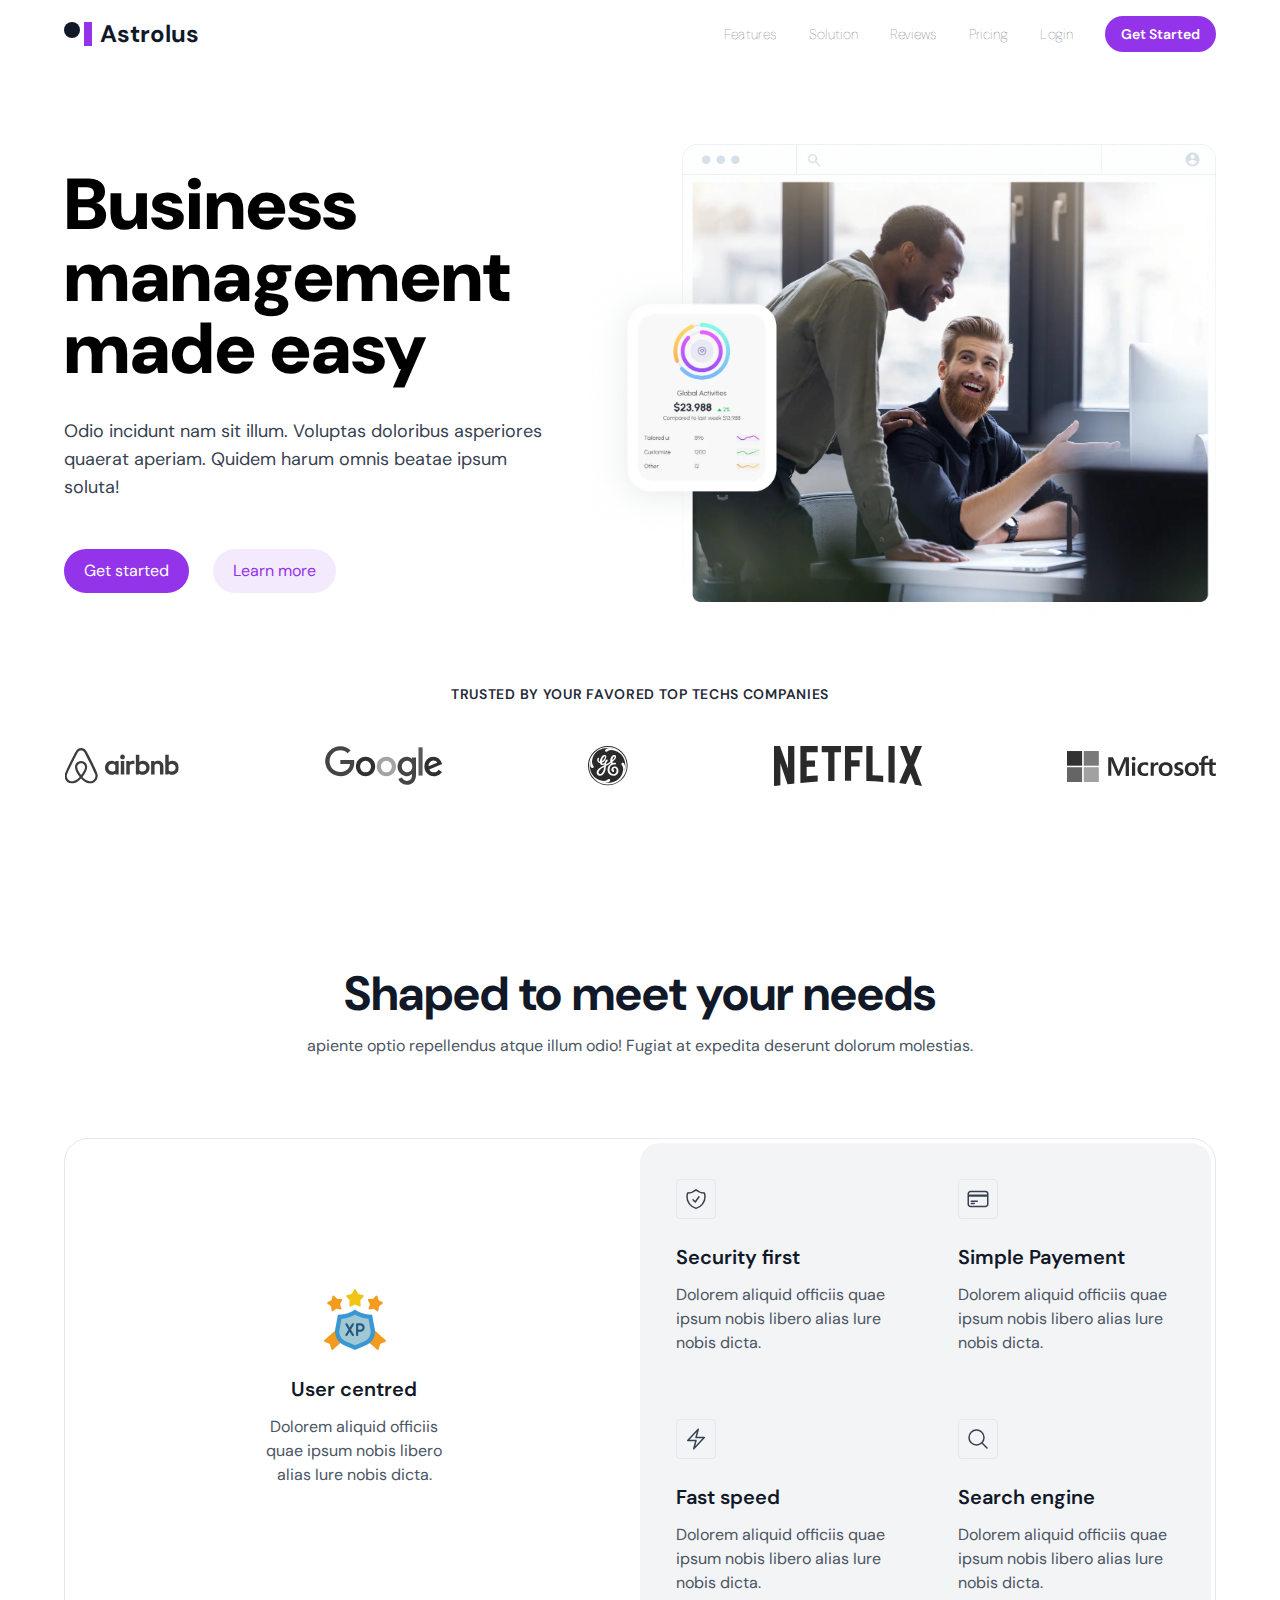
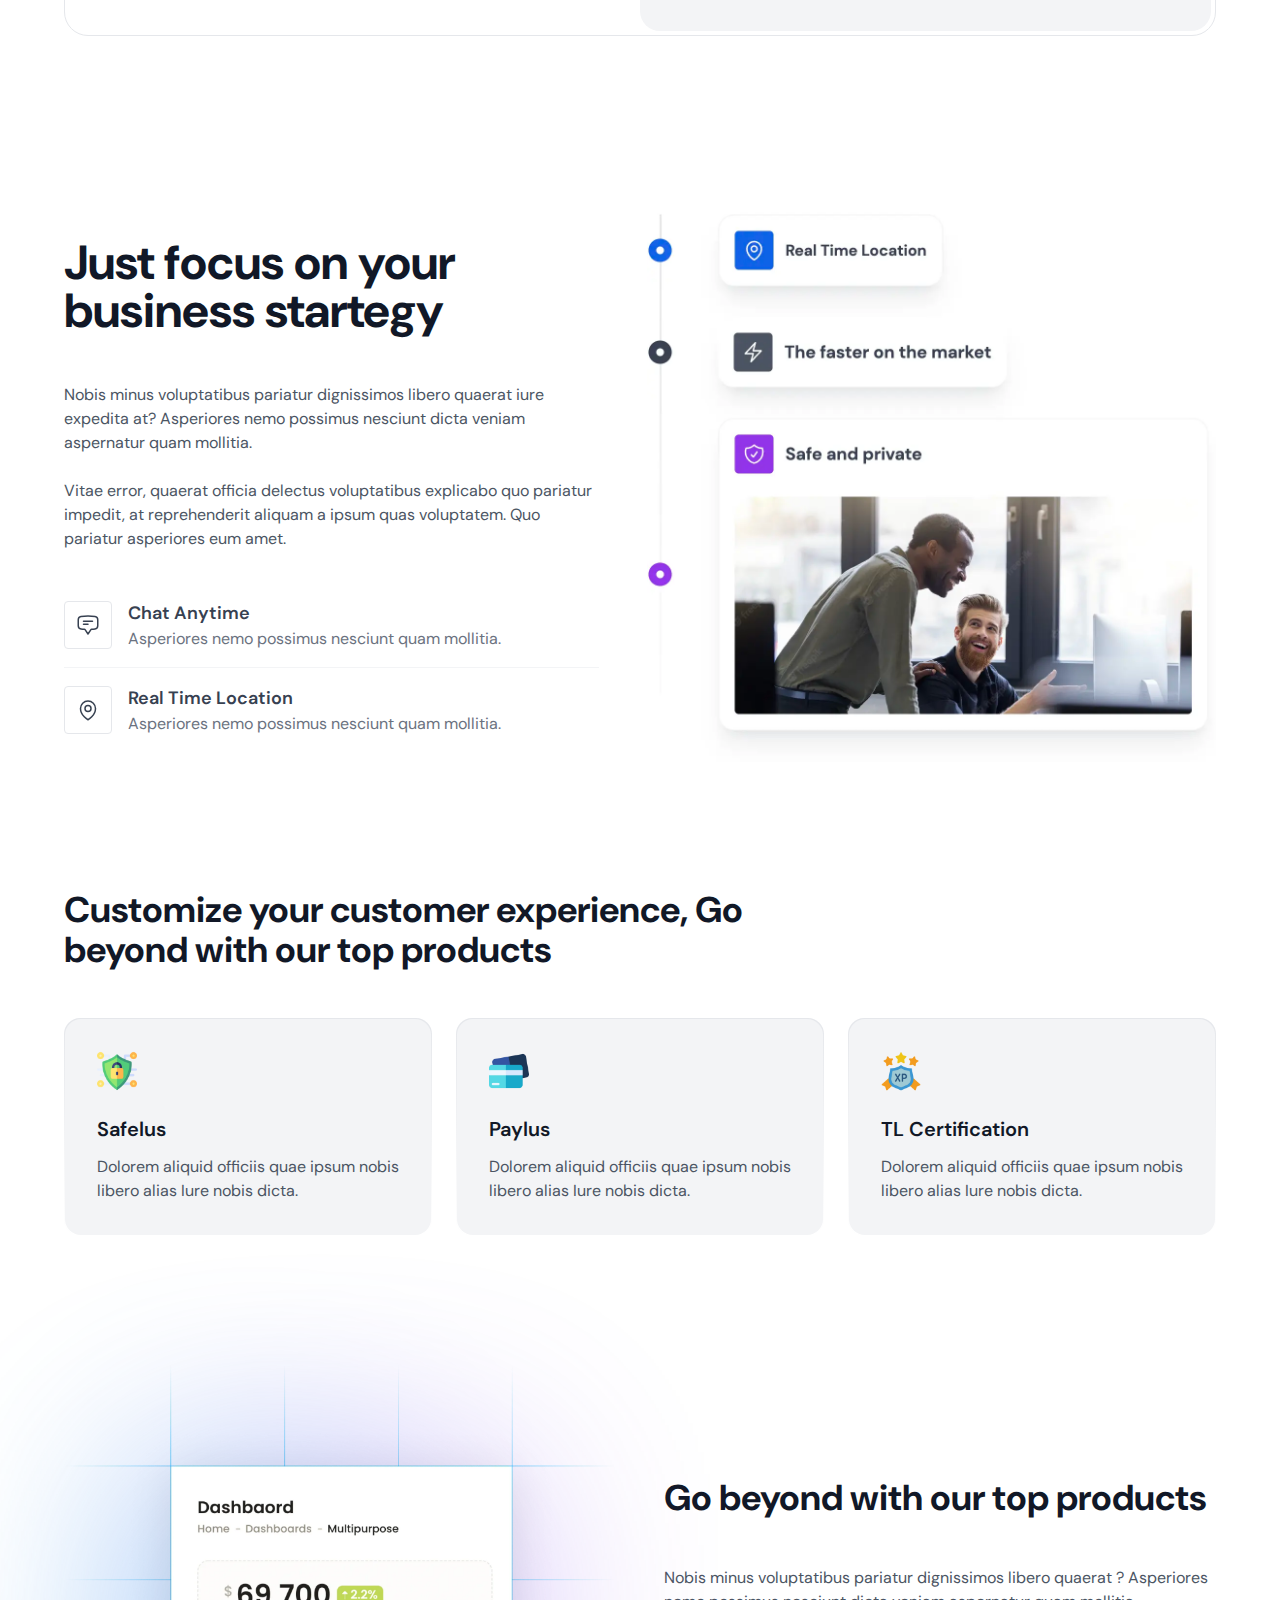
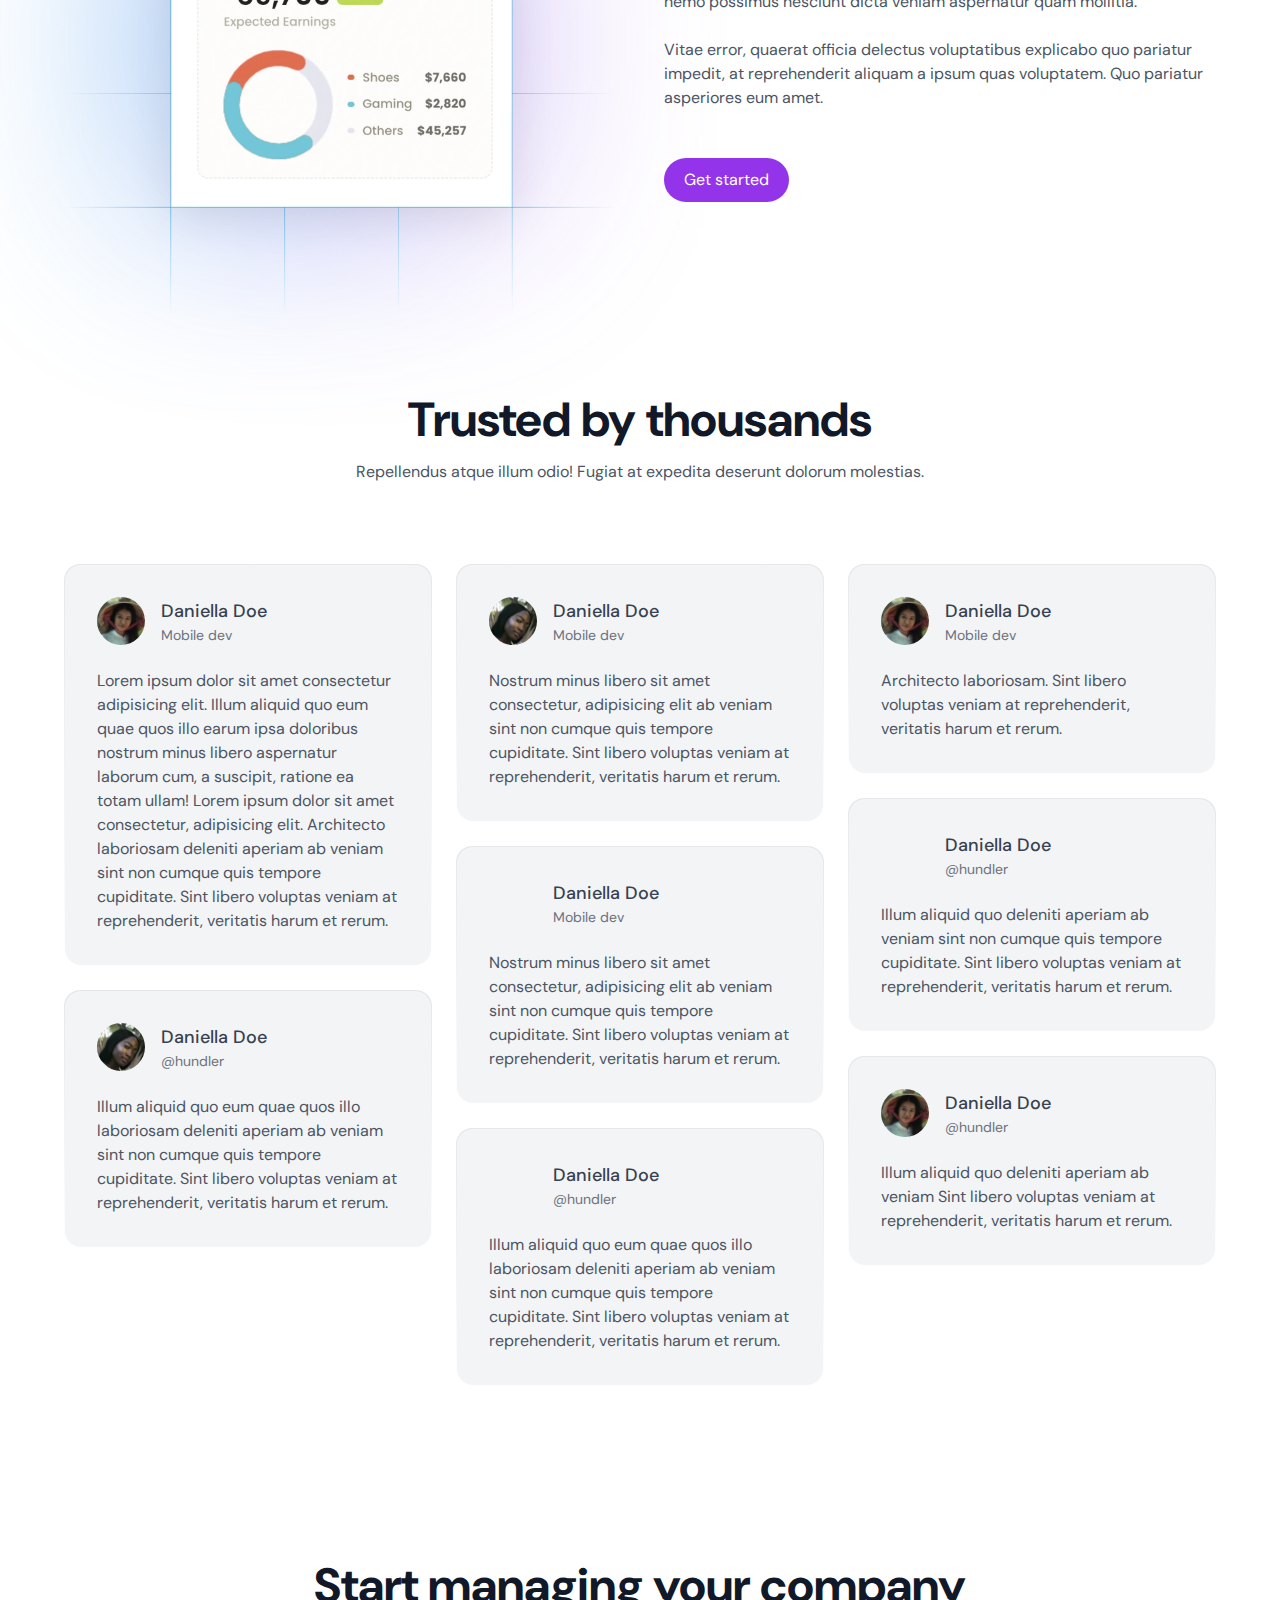
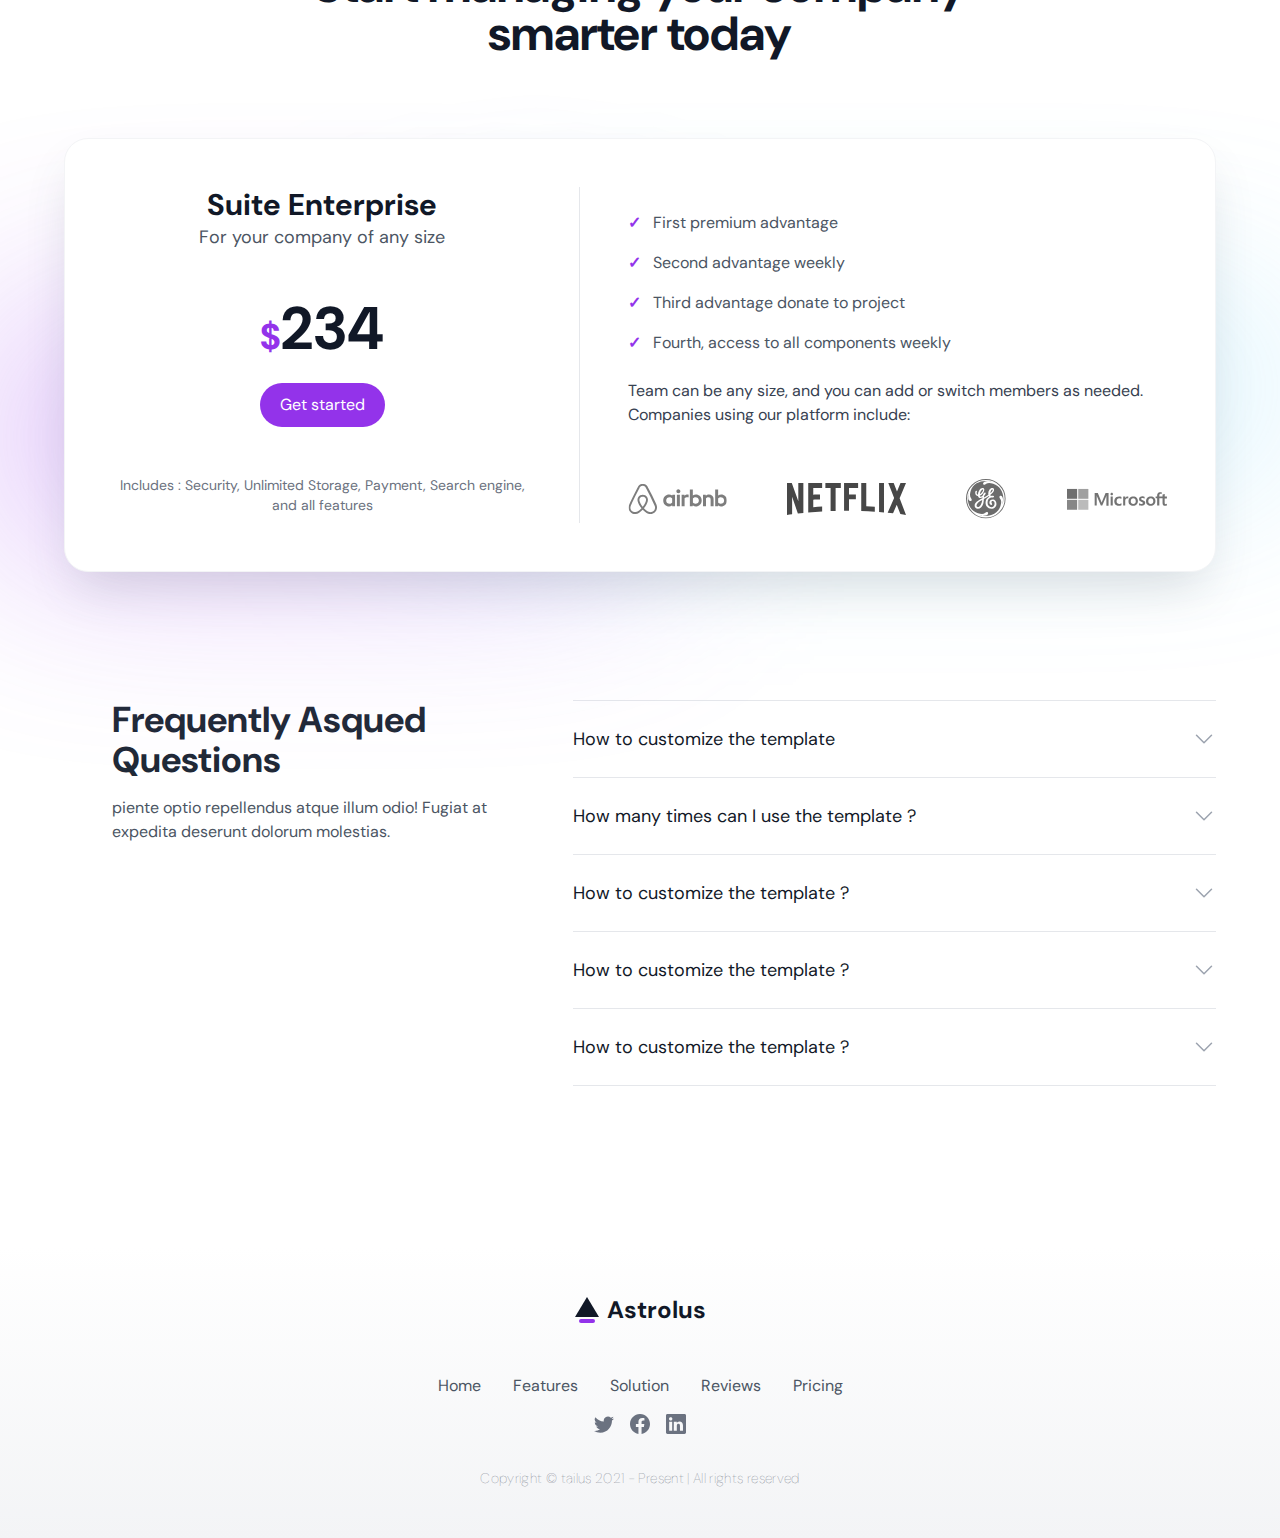
<file: index.html>
<!DOCTYPE html>
<html lang="en">
    
<head>
        <meta charset="UTF-8" />
        <link rel="icon" type="image/svg+xml" href="assets/favicon-b71a8917.svg" />
        <meta name="viewport" content="width=device-width" />
        <meta name="description" content="Template built with tailwindcss using Tailus blocks v2" />
        <title>Astrolus Premium</title>
        <link href="https://fonts.googleapis.com/css2?family=DM+Sans:wght@400;500;700&amp;display=swap" rel="stylesheet" />
      <script type="module" crossorigin src="assets/faqs-d57fbe7f.js"></script>
      <link rel="stylesheet" href="assets/faqs-b479fe92.css">
    </head>

    <body class="bg-white dark:bg-darker">
        <header>
            <nav class="absolute z-10 w-full border-b border-black/5 dark:border-white/5 lg:border-transparent">
                <div class="mx-auto max-w-6xl px-6 md:px-12 lg:px-6 xl:px-0">
                    <div class="relative flex flex-wrap items-center justify-between gap-6 py-2 md:gap-0 md:py-4">
                        <div class="relative z-20 flex w-full justify-between md:px-0 lg:w-max">
                            <a href="#home" aria-label="logo" class="flex items-center space-x-2 px-0">
                                <div aria-hidden="true" class="flex space-x-1">
                                    <div class="h-4 w-4 rounded-full bg-gray-900 dark:bg-white"></div>
                                    <div class="h-6 w-2 bg-primary"></div>
                                </div>
                                <span class="text-2xl font-bold text-gray-900 dark:text-white">Astrolus</span>
                            </a>

                            <div class="relative flex max-h-10 items-center lg:hidden">
                                <button type="button" aria-label="humburger" id="hamburger" class="relative -mr-6 p-6">
                                    <div aria-hidden="true" id="line" class="m-auto h-0.5 w-5 rounded bg-sky-900 transition duration-300 dark:bg-gray-300"></div>
                                    <div aria-hidden="true" id="line2" class="m-auto mt-2 h-0.5 w-5 rounded bg-sky-900 transition duration-300 dark:bg-gray-300"></div>
                                </button>
                            </div>
                        </div>
                        <div id="navLayer" aria-hidden="true" class="fixed inset-0 z-10 h-screen w-screen origin-bottom scale-y-0 bg-white/70 backdrop-blur-2xl transition duration-500 dark:bg-gray-900/70 lg:hidden"></div>
                        <div id="navlinks" class="invisible absolute top-full left-0 z-20 w-full origin-top-right translate-y-1 scale-90 flex-col flex-wrap justify-end gap-6 rounded-3xl border border-gray-100 bg-white p-8 opacity-0 shadow-2xl shadow-gray-600/10 transition-all duration-300 dark:border-gray-700 dark:bg-gray-800 dark:shadow-none lg:visible lg:relative lg:flex lg:w-7/12 lg:translate-y-0 lg:scale-100 lg:flex-row lg:items-center lg:gap-0 lg:border-none lg:bg-transparent lg:p-0 lg:opacity-100 lg:shadow-none">
                            <div class="w-full text-gray-600 dark:text-gray-200 lg:w-auto lg:pr-4 lg:pt-0">
                                <ul class="flex flex-col gap-6 tracking-wide lg:flex-row lg:justify-center lg:gap-0 lg:text-sm">
                                    <li>
                                        <a href="#features" class="flex items-center transition hover:text-primary dark:hover:text-white md:px-4">
                                            <span class="text-base lg:text-sm lg:font-thin">Features</span>
                                        </a>
                                    </li>
                                    <li>
                                        <a href="#solution" class="flex items-center transition hover:text-primary dark:hover:text-white md:px-4">
                                            <span class="text-base lg:text-sm lg:font-thin">Solution</span>
                                        </a>
                                    </li>
                                    <li>
                                        <a href="#reviews" class="flex items-center transition hover:text-primary dark:hover:text-white md:px-4">
                                            <span class="text-base lg:text-sm lg:font-thin">Reviews</span>
                                        </a>
                                    </li>
                                    <li>
                                        <a href="#pricing" class="flex items-center transition hover:text-primary dark:hover:text-white md:px-4">
                                            <span class="text-base lg:text-sm lg:font-thin">Pricing</span>
                                        </a>
                                    </li>
                                    <li>
                                        <a href="pages/login.html" class="flex items-center transition hover:text-primary dark:hover:text-white md:px-4">
                                            <span class="text-base lg:text-sm lg:font-thin">Login</span>
                                        </a>
                                    </li>
                                </ul>
                            </div>

                            <div class="mt-12 lg:mt-0">
                                <a href="pages/register.html" class="relative flex h-9 w-full items-center justify-center px-4 before:absolute before:inset-0 before:rounded-full before:bg-primary before:transition before:duration-300 hover:before:scale-105 active:duration-75 active:before:scale-95 sm:w-max">
                                    <span class="relative text-sm font-semibold text-white"> Get Started</span>
                                </a>
                            </div>
                        </div>
                    </div>
                </div>
            </nav>
        </header>

        <main class="mb-40">
            <div class="dark:bg-darker lg:overflow-auto" id="home">
                <div class="mx-auto max-w-6xl px-6 md:px-12 lg:px-6 xl:px-0">
                    <div class="relative ml-auto pt-40 xl:pt-36">
                        <div class="gap-12 md:flex md:items-center">
                            <div class="text-center sm:px-12 md:w-2/3 md:px-0 md:text-left lg:w-1/2">
                                <h1 class="text-5xl font-black dark:text-white md:text-6xl xl:text-7xl">Business management made easy</h1>
                                <div class="">
                                    <p class="mt-8 text-lg text-gray-700 dark:text-gray-100">Odio incidunt nam sit illum. Voluptas doloribus asperiores quaerat aperiam. Quidem harum omnis beatae ipsum soluta!</p>
                                    <div class="mt-12 flex justify-center gap-4 sm:gap-6 md:justify-start">
                                        <a href="pages/register.html" class="relative flex h-11 w-max items-center justify-center px-5 before:absolute before:inset-0 before:rounded-full before:bg-primary before:transition before:duration-300 hover:before:scale-105 active:duration-75 active:before:scale-95">
                                            <span class="relative w-max text-white"> Get started </span>
                                        </a>
                                        <a href="#solution" class="relative flex h-11 w-max items-center justify-center px-5 before:absolute before:inset-0 before:rounded-full before:border before:border-transparent before:bg-primary/10 before:transition before:duration-300 hover:before:scale-105 active:duration-75 active:before:scale-95 dark:before:border-gray-700 dark:before:bg-gray-800" type="{type}">
                                            <span class="relative w-max text-primary dark:text-white"> Learn more </span>
                                        </a>
                                    </div>
                                </div>
                            </div>
                            <div class="relative mt-20 md:mt-0 md:w-2/5 lg:w-3/5">
                                <div class="-ml-6 md:-mr-72 lg:mr-0">
                                    <img class="h-full object-cover object-left dark:hidden" src="images/hero.webp" alt="app screenshot" width="1628" height="1233" />
                                    <img class="hidden h-full object-cover object-left dark:block" src="images/hero-dark.webp" alt="app screenshot" width="1628" height="1233" />
                                </div>
                            </div>
                        </div>

                        <div class="mt-8 text-center md:mt-32 lg:mt-20 xl:mt-16">
                            <span class="text-sm font-semibold tracking-wider text-gray-800 dark:text-white">TRUSTED BY YOUR FAVORED TOP TECHS COMPANIES</span>
                            <div class="mt-8 flex flex-wrap items-center justify-center gap-6 brightness-75 contrast-200 grayscale dark:brightness-200 dark:contrast-0 sm:justify-between lg:gap-24">
                                <img class="h-8 w-auto lg:h-14" src="images/clients/airbnb.svg" loading="lazy" alt="airbnb" width="100" height="" />
                                <img class="h-6 w-auto lg:h-10" src="images/clients/google.svg" loading="lazy" alt="bissell" width="100" height="" />
                                <img class="h-6 w-auto lg:h-10" src="images/clients/ge.svg" loading="lazy" alt="ge" width="100" height="100" />
                                <img class="h-6 w-auto lg:h-10" src="images/clients/netflix.svg" loading="lazy" alt="lilly" width="100" height="100" />
                                <img class="h-8 w-auto lg:h-14" src="images/clients/microsoft.svg" loading="lazy" alt="microsoft" width="100" height="" />
                            </div>
                        </div>
                    </div>
                </div>
            </div>

            <div class="relative pt-32 md:pt-44" id="features">
                <div class="mx-auto max-w-6xl px-6 md:px-12 lg:px-6 xl:px-0">
                    <div class="mx-auto md:w-3/5">
                        <h2 class="text-center text-3xl font-bold text-gray-900 dark:text-white md:text-4xl lg:text-5xl">Shaped to meet your needs</h2>
                        <p class="mt-4 text-center text-gray-600 dark:text-gray-300">apiente optio repellendus atque illum odio! Fugiat at expedita deserunt dolorum molestias.</p>
                    </div>

                    <div class="mt-16 md:mt-20">
                        <div class="relative grid rounded-3xl border border-gray-200 p-1 dark:border-gray-800 lg:grid-cols-2">
                            <div class="absolute inset-0 hidden h-max dark:block lg:my-auto">
                                <div aria-hidden="true" class="grid grid-cols-2 -space-x-52 opacity-50 dark:opacity-70 2xl:mx-auto 2xl:max-w-6xl">
                                    <div class="h-60 bg-gradient-to-br from-primary to-purple-400 blur-3xl dark:from-blue-700"></div>
                                    <div class="h-72 rounded-full bg-gradient-to-r from-cyan-400 to-sky-300 blur-3xl dark:from-transparent dark:to-indigo-600"></div>
                                </div>
                            </div>
                            <div>
                                <div class="relative flex h-full flex-col items-center justify-center gap-6 p-8 py-16 lg:py-8">
                                    <img class="w-16" src="images/xp.webp" alt="xp icon illustration" width="512" height="512" loading="lazy" />
                                    <div class="mx-auto text-center sm:w-2/5">
                                        <h2 class="text-xl font-semibold text-gray-900 dark:text-white">User centred</h2>
                                        <p class="mt-3 text-gray-600 dark:text-gray-400">Dolorem aliquid officiis quae ipsum nobis libero alias Iure nobis dicta.</p>
                                    </div>
                                </div>
                            </div>
                            <div class="relative grid overflow-hidden rounded-[1.25rem] bg-gray-100 p-1 dark:bg-gray-800/50 sm:grid-cols-2">
                                <div class="flex flex-col gap-6 rounded-2xl p-8 transition duration-300 hover:bg-white hover:shadow-2xl hover:shadow-gray-600/10 dark:hover:bg-gray-700/60 dark:hover:shadow-none">
                                    <div class="flex h-10 w-10 rounded border border-gray-200 dark:border-gray-700">
                                        <svg xmlns="http://www.w3.org/2000/svg" fill="none" viewBox="0 0 24 24" stroke-width="1.5" stroke="currentColor" class="m-auto h-6 w-6 text-gray-700 dark:text-white">
                                            <path stroke-linecap="round" stroke-linejoin="round" d="M9 12.75L11.25 15 15 9.75m-3-7.036A11.959 11.959 0 013.598 6 11.99 11.99 0 003 9.749c0 5.592 3.824 10.29 9 11.623 5.176-1.332 9-6.03 9-11.622 0-1.31-.21-2.571-.598-3.751h-.152c-3.196 0-6.1-1.248-8.25-3.285z"></path>
                                        </svg>
                                    </div>
                                    <div>
                                        <h2 class="text-xl font-semibold text-gray-900 dark:text-white">Security first</h2>
                                        <p class="mt-3 text-gray-600 dark:text-gray-400">Dolorem aliquid officiis quae ipsum nobis libero alias Iure nobis dicta.</p>
                                    </div>
                                </div>

                                <div class="flex flex-col gap-6 rounded-2xl p-8 transition duration-300 hover:bg-white hover:shadow-2xl hover:shadow-gray-600/10 dark:hover:bg-gray-700/60 dark:hover:shadow-none">
                                    <div class="flex h-10 w-10 rounded border border-gray-200 dark:border-gray-700">
                                        <svg xmlns="http://www.w3.org/2000/svg" fill="none" viewBox="0 0 24 24" stroke-width="1.5" stroke="currentColor" class="m-auto h-6 w-6 text-gray-700 dark:text-white">
                                            <path stroke-linecap="round" stroke-linejoin="round" d="M2.25 8.25h19.5M2.25 9h19.5m-16.5 5.25h6m-6 2.25h3m-3.75 3h15a2.25 2.25 0 002.25-2.25V6.75A2.25 2.25 0 0019.5 4.5h-15a2.25 2.25 0 00-2.25 2.25v10.5A2.25 2.25 0 004.5 19.5z"></path>
                                        </svg>
                                    </div>
                                    <div>
                                        <h2 class="text-xl font-semibold text-gray-900 dark:text-white">Simple Payement</h2>
                                        <p class="mt-3 text-gray-600 dark:text-gray-400">Dolorem aliquid officiis quae ipsum nobis libero alias Iure nobis dicta.</p>
                                    </div>
                                </div>

                                <div class="flex flex-col gap-6 rounded-2xl p-8 transition duration-300 hover:bg-white hover:shadow-2xl hover:shadow-gray-600/10 dark:hover:bg-gray-700/60 dark:hover:shadow-none">
                                    <div class="flex h-10 w-10 rounded border border-gray-200 dark:border-gray-700">
                                        <svg xmlns="http://www.w3.org/2000/svg" fill="none" viewBox="0 0 24 24" stroke-width="1.5" stroke="currentColor" class="m-auto h-6 w-6 text-gray-700 dark:text-white">
                                            <path stroke-linecap="round" stroke-linejoin="round" d="M3.75 13.5l10.5-11.25L12 10.5h8.25L9.75 21.75 12 13.5H3.75z"></path>
                                        </svg>
                                    </div>
                                    <div>
                                        <h2 class="text-xl font-semibold text-gray-900 dark:text-white">Fast speed</h2>
                                        <p class="mt-3 text-gray-600 dark:text-gray-400">Dolorem aliquid officiis quae ipsum nobis libero alias Iure nobis dicta.</p>
                                    </div>
                                </div>

                                <div class="flex flex-col gap-6 rounded-2xl p-8 transition duration-300 hover:bg-white hover:shadow-2xl hover:shadow-gray-600/10 dark:hover:bg-gray-700/60 dark:hover:shadow-none">
                                    <div class="flex h-10 w-10 rounded border border-gray-200 dark:border-gray-700">
                                        <svg xmlns="http://www.w3.org/2000/svg" fill="none" viewBox="0 0 24 24" stroke-width="1.5" stroke="currentColor" class="m-auto h-6 w-6 text-gray-700 dark:text-white">
                                            <path stroke-linecap="round" stroke-linejoin="round" d="M21 21l-5.197-5.197m0 0A7.5 7.5 0 105.196 5.196a7.5 7.5 0 0010.607 10.607z"></path>
                                        </svg>
                                    </div>
                                    <div>
                                        <h2 class="text-xl font-semibold text-gray-900 dark:text-white">Search engine</h2>
                                        <p class="mt-3 text-gray-600 dark:text-gray-400">Dolorem aliquid officiis quae ipsum nobis libero alias Iure nobis dicta.</p>
                                    </div>
                                </div>
                            </div>
                        </div>
                    </div>
                </div>
            </div>

            <div class="pt-32 md:pt-44" id="solution">
                <div class="mx-auto max-w-6xl px-6 md:px-12 lg:px-6 xl:px-0">
                    <div class="flex-row-reverse items-center justify-between space-y-12 text-gray-600 md:flex md:gap-6 lg:gap-12 lg:space-y-0">
                        <div class="relative ml-auto h-full md:w-1/2">
                            <img class="dark:hidden" src="images/milestone.webp" alt="app milestone" width="1174" height="1134" />
                            <img class="hidden dark:block" src="images/milestone-dark.webp" alt="app milestone" width="1174" height="1134" />
                        </div>

                        <div class="md:w-1/2 lg:w-[47%]">
                            <h2 class="text-3xl font-bold text-gray-900 dark:text-white md:text-4xl lg:text-5xl">Just focus on your business startegy</h2>
                            <p class="my-12 text-gray-600 dark:text-gray-300">
                                Nobis minus voluptatibus pariatur dignissimos libero quaerat iure expedita at? Asperiores nemo possimus nesciunt dicta veniam aspernatur quam mollitia. <br />
                                <br />
                                Vitae error, quaerat officia delectus voluptatibus explicabo quo pariatur impedit, at reprehenderit aliquam a ipsum quas voluptatem. Quo pariatur asperiores eum amet.
                            </p>
                            <div class="space-y-4 divide-y divide-gray-100 dark:divide-gray-800">
                                <div class="mt-8 flex gap-4 md:items-center">
                                    <div class="flex h-12 w-12 gap-4 rounded border border-gray-200 dark:border-gray-900">
                                        <svg xmlns="http://www.w3.org/2000/svg" fill="none" viewBox="0 0 24 24" stroke-width="1.5" stroke="currentColor" class="m-auto h-6 w-6 text-gray-700 dark:text-gray-300">
                                            <path stroke-linecap="round" stroke-linejoin="round" d="M7.5 8.25h9m-9 3H12m-9.75 1.51c0 1.6 1.123 2.994 2.707 3.227 1.129.166 2.27.293 3.423.379.35.026.67.21.865.501L12 21l2.755-4.133a1.14 1.14 0 01.865-.501 48.172 48.172 0 003.423-.379c1.584-.233 2.707-1.626 2.707-3.228V6.741c0-1.602-1.123-2.995-2.707-3.228A48.394 48.394 0 0012 3c-2.392 0-4.744.175-7.043.513C3.373 3.746 2.25 5.14 2.25 6.741v6.018z"></path>
                                        </svg>
                                    </div>
                                    <div class="w-5/6">
                                        <h3 class="text-lg font-semibold text-gray-700 dark:text-white">Chat Anytime</h3>
                                        <p class="text-gray-500 dark:text-gray-400">Asperiores nemo possimus nesciunt quam mollitia.</p>
                                    </div>
                                </div>
                                <div class="flex gap-4 pt-4 md:items-center">
                                    <div class="flex h-12 w-12 gap-4 rounded border border-gray-200 dark:border-gray-900">
                                        <svg xmlns="http://www.w3.org/2000/svg" fill="none" viewBox="0 0 24 24" stroke-width="1.5" stroke="currentColor" class="m-auto h-6 w-6 text-gray-700 dark:text-gray-300">
                                            <path stroke-linecap="round" stroke-linejoin="round" d="M15 10.5a3 3 0 11-6 0 3 3 0 016 0z"></path>
                                            <path stroke-linecap="round" stroke-linejoin="round" d="M19.5 10.5c0 7.142-7.5 11.25-7.5 11.25S4.5 17.642 4.5 10.5a7.5 7.5 0 1115 0z"></path>
                                        </svg>
                                    </div>
                                    <div class="w-5/6">
                                        <h3 class="text-lg font-semibold text-gray-700 dark:text-white">Real Time Location</h3>
                                        <p class="text-gray-500 dark:text-gray-400">Asperiores nemo possimus nesciunt quam mollitia.</p>
                                    </div>
                                </div>
                            </div>
                        </div>
                    </div>
                    <div class="my-20 md:my-32">
                        <h3 class="text-2xl font-bold text-gray-900 dark:text-white md:w-2/3 md:text-3xl lg:text-4xl">Customize your customer experience, Go beyond with our top products</h3>
                        <div class="relative mt-12 grid gap-6 sm:grid-cols-2 lg:grid-cols-3">
                            <div class="relative overflow-hidden rounded-2xl bg-gradient-to-b from-gray-200 to-white p-px dark:from-gray-700 dark:via-gray-800 dark:to-darker">
                                <div class="relative flex h-full flex-col gap-6 rounded-2xl bg-gray-100 p-8 dark:bg-gray-900">
                                    <img class="w-10" src="images/security.webp" alt="safety icon illustration" height="512" width="512" />
                                    <div>
                                        <h4 class="text-xl font-semibold text-gray-900 dark:text-white">Safelus</h4>
                                        <p class="mt-3 text-gray-600 dark:text-gray-400">Dolorem aliquid officiis quae ipsum nobis libero alias Iure nobis dicta.</p>
                                    </div>
                                </div>
                            </div>
                            <div class="relative overflow-hidden rounded-2xl bg-gradient-to-b from-gray-200 to-white p-px dark:from-gray-700 dark:via-gray-800 dark:to-darker">
                                <div class="relative flex h-full flex-col gap-6 rounded-2xl bg-gray-100 p-8 dark:bg-gray-900">
                                    <img class="w-10" src="images/card.webp" alt="payment card icon illustration" height="512" width="512" />
                                    <div>
                                        <h4 class="text-xl font-semibold text-gray-900 dark:text-white">Paylus</h4>
                                        <p class="mt-3 text-gray-600 dark:text-gray-400">Dolorem aliquid officiis quae ipsum nobis libero alias Iure nobis dicta.</p>
                                    </div>
                                </div>
                            </div>
                            <div class="relative overflow-hidden rounded-2xl bg-gradient-to-b from-gray-200 to-white p-px dark:from-gray-700 dark:via-gray-800 dark:to-darker">
                                <div class="relative flex h-full flex-col gap-6 rounded-2xl bg-gray-100 p-8 dark:bg-gray-900">
                                    <img class="w-10" src="images/xp.webp" alt="xp icon illustration" height="512" width="512" />
                                    <div>
                                        <h4 class="text-xl font-semibold text-gray-900 dark:text-white">TL Certification</h4>
                                        <p class="mt-3 text-gray-600 dark:text-gray-400">Dolorem aliquid officiis quae ipsum nobis libero alias Iure nobis dicta.</p>
                                    </div>
                                </div>
                            </div>
                        </div>
                    </div>

                    <div class="mx-auto flex flex-col items-center gap-6 sm:w-4/5 md:w-full md:flex-row lg:gap-12">
                        <div class="relative md:w-1/2">
                            <div aria-hidden="true" class="absolute inset-0 m-auto grid h-3/5 w-3/5 grid-cols-2 -space-x-52 opacity-40 dark:opacity-60">
                                <div class="h-full rounded-full bg-gradient-to-br from-primary to-purple-400 blur-[106px] dark:from-blue-700"></div>
                                <div class="h-full bg-gradient-to-r from-cyan-400 to-primary blur-[106px] dark:to-indigo-600"></div>
                            </div>
                            <img class="relative dark:hidden" src="images/illus.webp" alt="stats illustration" width="1746" height="1746" />
                            <img class="relative hidden dark:block" src="images/illus-dark.webp" alt="stats illustration" width="1746" height="1746" />
                        </div>
                        <div class="ml-auto h-full md:w-1/2">
                            <h3 class="text-2xl font-bold text-gray-900 dark:text-white md:text-3xl lg:text-4xl">Go beyond with our top products</h3>
                            <p class="my-12 text-gray-600 dark:text-gray-300">
                                Nobis minus voluptatibus pariatur dignissimos libero quaerat ? Asperiores nemo possimus nesciunt dicta veniam aspernatur quam mollitia. <br />
                                <br />
                                Vitae error, quaerat officia delectus voluptatibus explicabo quo pariatur impedit, at reprehenderit aliquam a ipsum quas voluptatem. Quo pariatur asperiores eum amet.
                            </p>
                            <a href="pages/register.html" class="relative flex h-11 w-max items-center justify-center px-5 before:absolute before:inset-0 before:rounded-full before:bg-primary before:transition before:duration-300 hover:before:scale-105 active:duration-75 active:before:scale-95" type="{type}">
                                <span class="relative w-max text-white">Get started</span>
                            </a>
                        </div>
                    </div>
                </div>
            </div>

            <div class="pt-32 text-gray-600 dark:text-gray-300 md:pt-20" id="reviews">
                <div class="mx-auto max-w-6xl px-6 md:px-12 lg:px-6 xl:px-0">
                    <div class="mx-auto md:w-3/5">
                        <h2 class="text-center text-3xl font-bold text-gray-900 dark:text-white md:text-4xl lg:text-5xl">Trusted by thousands</h2>
                        <p class="mt-4 text-center text-gray-600 dark:text-gray-300">Repellendus atque illum odio! Fugiat at expedita deserunt dolorum molestias.</p>
                    </div>
                    <div class="mt-12 grid gap-6 sm:grid-cols-2 md:mt-20 lg:grid-cols-3">
                        <div class="space-y-6">
                            <div class="relative overflow-hidden rounded-2xl bg-gradient-to-b from-gray-200 to-white p-px dark:from-gray-700 dark:via-gray-800 dark:to-darker">
                                <div class="relative flex h-full flex-col gap-6 rounded-2xl bg-gray-100 p-8 dark:bg-gray-900">
                                    <div class="flex gap-4">
                                        <img class="h-12 w-12 rounded-full" src="images/avatars/avatar.webp" alt="user avatar" width="400" height="400" loading="lazy" />
                                        <div>
                                            <h3 class="text-lg font-medium text-gray-700 dark:text-white">Daniella Doe</h3>
                                            <p class="text-sm text-gray-500 dark:text-gray-300">Mobile dev</p>
                                        </div>
                                    </div>
                                    <p>Lorem ipsum dolor sit amet consectetur adipisicing elit. Illum aliquid quo eum quae quos illo earum ipsa doloribus nostrum minus libero aspernatur laborum cum, a suscipit, ratione ea totam ullam! Lorem ipsum dolor sit amet consectetur, adipisicing elit. Architecto laboriosam deleniti aperiam ab veniam sint non cumque quis tempore cupiditate. Sint libero voluptas veniam at reprehenderit, veritatis harum et rerum.</p>
                                </div>
                            </div>

                            <div class="relative overflow-hidden rounded-2xl bg-gradient-to-b from-gray-200 to-white p-px dark:from-gray-700 dark:via-gray-800 dark:to-darker">
                                <div class="relative flex h-full flex-col gap-6 rounded-2xl bg-gray-100 p-8 dark:bg-gray-900">
                                    <div class="flex gap-4">
                                        <img class="h-12 w-12 rounded-full" src="images/avatars/avatar-1.webp" alt="user avatar" width="400" height="400" loading="lazy" />
                                        <div>
                                            <h3 class="text-lg font-medium text-gray-700 dark:text-white">Daniella Doe</h3>
                                            <p class="text-sm text-gray-500 dark:text-gray-300">@hundler</p>
                                        </div>
                                    </div>
                                    <p>Illum aliquid quo eum quae quos illo laboriosam deleniti aperiam ab veniam sint non cumque quis tempore cupiditate. Sint libero voluptas veniam at reprehenderit, veritatis harum et rerum.</p>
                                </div>
                            </div>
                        </div>

                        <div class="space-y-6">
                            <div class="relative overflow-hidden rounded-2xl bg-gradient-to-b from-gray-200 to-white p-px dark:from-gray-700 dark:via-gray-800 dark:to-darker">
                                <div class="relative flex h-full flex-col gap-6 rounded-2xl bg-gray-100 p-8 dark:bg-gray-900">
                                    <div class="flex gap-4">
                                        <img class="h-12 w-12 rounded-full" src="images/avatars/avatar-1.webp" alt="user avatar" width="400" height="400" loading="lazy" />
                                        <div>
                                            <h3 class="text-lg font-medium text-gray-700 dark:text-white">Daniella Doe</h3>
                                            <p class="text-sm text-gray-500 dark:text-gray-300">Mobile dev</p>
                                        </div>
                                    </div>
                                    <p>Nostrum minus libero sit amet consectetur, adipisicing elit ab veniam sint non cumque quis tempore cupiditate. Sint libero voluptas veniam at reprehenderit, veritatis harum et rerum.</p>
                                </div>
                            </div>

                            <div class="relative overflow-hidden rounded-2xl bg-gradient-to-b from-gray-200 to-white p-px dark:from-gray-700 dark:via-gray-800 dark:to-darker">
                                <div class="relative flex h-full flex-col gap-6 rounded-2xl bg-gray-100 p-8 dark:bg-gray-900">
                                    <div class="flex gap-4">
                                        <img class="h-12 w-12 rounded-full" src="images/avatars/avatar-3.webp" alt="user avatar" width="400" height="400" loading="lazy" />
                                        <div>
                                            <h3 class="text-lg font-medium text-gray-700 dark:text-white">Daniella Doe</h3>
                                            <p class="text-sm text-gray-500 dark:text-gray-300">Mobile dev</p>
                                        </div>
                                    </div>
                                    <p>Nostrum minus libero sit amet consectetur, adipisicing elit ab veniam sint non cumque quis tempore cupiditate. Sint libero voluptas veniam at reprehenderit, veritatis harum et rerum.</p>
                                </div>
                            </div>

                            <div class="relative overflow-hidden rounded-2xl bg-gradient-to-b from-gray-200 to-white p-px dark:from-gray-700 dark:via-gray-800 dark:to-darker">
                                <div class="relative flex h-full flex-col gap-6 rounded-2xl bg-gray-100 p-8 dark:bg-gray-900">
                                    <div class="flex gap-4">
                                        <img class="h-12 w-12 rounded-full" src="images/avatars/avatar-2.webp" alt="user avatar" width="400" height="400" loading="lazy" />
                                        <div>
                                            <h3 class="text-lg font-medium text-gray-700 dark:text-white">Daniella Doe</h3>
                                            <p class="text-sm text-gray-500 dark:text-gray-300">@hundler</p>
                                        </div>
                                    </div>
                                    <p>Illum aliquid quo eum quae quos illo laboriosam deleniti aperiam ab veniam sint non cumque quis tempore cupiditate. Sint libero voluptas veniam at reprehenderit, veritatis harum et rerum.</p>
                                </div>
                            </div>
                        </div>

                        <div class="space-y-6 sm:hidden lg:block">
                            <div class="relative overflow-hidden rounded-2xl bg-gradient-to-b from-gray-200 to-white p-px dark:from-gray-700 dark:via-gray-800 dark:to-darker">
                                <div class="relative flex h-full flex-col gap-6 rounded-2xl bg-gray-100 p-8 dark:bg-gray-900">
                                    <div class="flex gap-4">
                                        <img class="h-12 w-12 rounded-full" src="images/avatars/avatar.webp" alt="user avatar" width="400" height="400" loading="lazy" />
                                        <div>
                                            <h3 class="text-lg font-medium text-gray-700 dark:text-white">Daniella Doe</h3>
                                            <p class="text-sm text-gray-500 dark:text-gray-300">Mobile dev</p>
                                        </div>
                                    </div>
                                    <p>Architecto laboriosam. Sint libero voluptas veniam at reprehenderit, veritatis harum et rerum.</p>
                                </div>
                            </div>

                            <div class="relative overflow-hidden rounded-2xl bg-gradient-to-b from-gray-200 to-white p-px dark:from-gray-700 dark:via-gray-800 dark:to-darker">
                                <div class="relative flex h-full flex-col gap-6 rounded-2xl bg-gray-100 p-8 dark:bg-gray-900">
                                    <div class="flex gap-4">
                                        <img class="h-12 w-12 rounded-full" src="images/avatars/avatar-4.webp" alt="user avatar" width="400" height="400" loading="lazy" />
                                        <div>
                                            <h3 class="text-lg font-medium text-gray-700 dark:text-white">Daniella Doe</h3>
                                            <p class="text-sm text-gray-500 dark:text-gray-300">@hundler</p>
                                        </div>
                                    </div>
                                    <p>Illum aliquid quo deleniti aperiam ab veniam sint non cumque quis tempore cupiditate. Sint libero voluptas veniam at reprehenderit, veritatis harum et rerum.</p>
                                </div>
                            </div>

                            <div class="relative overflow-hidden rounded-2xl bg-gradient-to-b from-gray-200 to-white p-px dark:from-gray-700 dark:via-gray-800 dark:to-darker">
                                <div class="relative flex h-full flex-col gap-6 rounded-2xl bg-gray-100 p-8 dark:bg-gray-900">
                                    <div class="flex gap-4">
                                        <img class="h-12 w-12 rounded-full" src="images/avatars/avatar.webp" alt="user avatar" width="400" height="400" loading="lazy" />
                                        <div>
                                            <h3 class="text-lg font-medium text-gray-700 dark:text-white">Daniella Doe</h3>
                                            <p class="text-sm text-gray-500 dark:text-gray-300">@hundler</p>
                                        </div>
                                    </div>
                                    <p>Illum aliquid quo deleniti aperiam ab veniam Sint libero voluptas veniam at reprehenderit, veritatis harum et rerum.</p>
                                </div>
                            </div>
                        </div>
                    </div>
                </div>
            </div>

            <div class="relative pt-32 md:pt-44" id="pricing">
                <div aria-hidden="true" class="absolute inset-0 m-auto grid h-max w-full grid-cols-2 -space-x-52 opacity-40 dark:opacity-80">
                    <div class="h-56 bg-gradient-to-br from-primary to-purple-400 blur-[106px] dark:from-blue-700"></div>
                    <div class="h-32 bg-gradient-to-r from-cyan-400 to-sky-300 blur-[106px] dark:to-indigo-600"></div>
                </div>
                <div class="mx-auto max-w-6xl px-6 md:px-12 lg:px-6 xl:px-0">
                    <div class="m-auto text-center lg:w-8/12 xl:w-7/12">
                        <h2 class="text-3xl font-bold text-gray-900 dark:text-white md:text-4xl lg:text-5xl">Start managing your company smarter today</h2>
                    </div>
                    <div class="mt-12 md:mt-20">
                        <div class="relative rounded-3xl border border-gray-100 bg-white shadow-2xl shadow-gray-600/20 transition duration-500 dark:border-white/10 dark:bg-gray-900 dark:shadow-none">
                            <div class="flex flex-col gap-12 divide-y p-12 dark:divide-gray-800 md:flex-row md:divide-y-0 md:divide-x">
                                <div class="text-center md:w-5/12">
                                    <h3 class="text-3xl font-bold text-gray-900 dark:text-white">Suite Enterprise</h3>
                                    <p class="text-lg text-gray-600 dark:text-gray-300">For your company of any size</p>
                                    <span class="mb-6 mt-12 inline-block text-6xl font-bold text-gray-900 dark:text-white"><span class="text-4xl text-primary dark:text-gray-200">$</span>234</span>

                                    <div class="flex justify-center">
                                        <a href="pages/register.html" class="relative flex h-11 w-max items-center justify-center px-5 before:absolute before:inset-0 before:rounded-full before:bg-primary before:transition before:duration-300 hover:before:scale-105 active:duration-75 active:before:scale-95">
                                            <span class="relative w-max text-white"> Get started </span>
                                        </a>
                                    </div>

                                    <p class="mt-12 text-sm text-gray-500 dark:text-gray-400">Includes : Security, Unlimited Storage, Payment, Search engine, and all features</p>
                                </div>
                                <div class="relative md:w-7/12 md:pl-12">
                                    <ul role="list" class="space-y-4 py-6 text-gray-600 dark:text-gray-300">
                                        <li class="space-x-2">
                                            <span class="font-semibold text-primary dark:text-gray-300">&check;</span>
                                            <span>First premium advantage</span>
                                        </li>
                                        <li class="space-x-2">
                                            <span class="font-semibold text-primary dark:text-gray-300">&check;</span>
                                            <span>Second advantage weekly</span>
                                        </li>
                                        <li class="space-x-2">
                                            <span class="font-semibold text-primary dark:text-gray-300">&check;</span>
                                            <span>Third advantage donate to project</span>
                                        </li>
                                        <li class="space-x-2">
                                            <span class="font-semibold text-primary dark:text-gray-300">&check;</span>
                                            <span>Fourth, access to all components weekly</span>
                                        </li>
                                    </ul>
                                    <p class="text-gray-700 dark:text-white">Team can be any size, and you can add or switch members as needed. Companies using our platform include:</p>
                                    <div class="mt-12 flex flex-wrap items-center justify-between gap-6 grayscale">
                                        <img class="h-8 w-auto lg:h-12" src="images/clients/airbnb.svg" width="100" alt="airbnb" />
                                        <img class="h-6 w-auto lg:h-8" src="images/clients/netflix.svg" width="100" alt="bissell" />
                                        <img class="h-8 w-auto lg:h-10" src="images/clients/ge.svg" width="100" height="100" alt="ge" />
                                        <img class="ww-auto h-8 lg:h-12" src="images/clients/microsoft.svg" width="100" alt="microsoft" />
                                    </div>
                                </div>
                            </div>
                        </div>
                    </div>

                    <div class="mt-20 flex flex-col gap-12 md:mt-32 lg:flex-row">
                        <div class="text-center lg:w-5/12 lg:pl-12 lg:text-left">
                            <h2 class="text-2xl font-bold text-gray-800 dark:text-white md:text-3xl lg:text-4xl">Frequently Asqued Questions</h2>
                            <p class="mt-4 text-gray-600 dark:text-gray-300">piente optio repellendus atque illum odio! Fugiat at expedita deserunt dolorum molestias.</p>
                        </div>

                        <div class="divide-y divide-gray-200 border-y border-gray-200 dark:divide-gray-800 dark:border-gray-800 lg:w-7/12">
                            <div>
                                <dl class="faq mx-auto max-w-2xl">
                                    <dt class="text-lg sm:mb-0">
                                        <button type="button" class="flex w-full items-start justify-between py-6 text-left text-gray-400" aria-controls="faq-1" data-active="false">
                                            <span class="text-lg font-normal text-gray-900 dark:text-white">How to customize the template</span>
                                            <span class="ml-6 flex h-7 items-center">
                                                <svg class="arrow-down h-6 w-6 rotate-0 transform duration-300" xmlns="http://www.w3.org/2000/svg" fill="none" viewBox="0 0 24 24" stroke-width="1.5" stroke="currentColor" aria-hidden="true">
                                                    <path stroke-linecap="round" stroke-linejoin="round" d="M19.5 8.25l-7.5 7.5-7.5-7.5"></path>
                                                </svg>
                                            </span>
                                        </button>
                                    </dt>
                                    <dd class="faq-answer block max-h-0 overflow-hidden pr-12 duration-300 ease-in-out" id="faq-1">
                                        <p class="pb-6 text-base text-gray-600 dark:text-gray-400">Lorem ipsum, dolor sit amet consectetur adipisicing elit. Laborum quod pariatur possimus at fugit natus aspernatur molestiae. Velit, odio modi provident necessitatibus molestias qui voluptatibus similique magnam a nam rem!</p>
                                    </dd>
                                </dl>
                            </div>

                            <div>
                                <dl class="faq mx-auto max-w-2xl">
                                    <dt class="text-lg sm:mb-0">
                                        <button type="button" class="flex w-full items-start justify-between py-6 text-left text-gray-400" aria-controls="faq-2" data-active="false">
                                            <span class="text-lg font-normal text-gray-900 dark:text-white">How many times can I use the template ?</span>
                                            <span class="ml-6 flex h-7 items-center">
                                                <svg class="arrow-down h-6 w-6 rotate-0 transform duration-300" xmlns="http://www.w3.org/2000/svg" fill="none" viewBox="0 0 24 24" stroke-width="1.5" stroke="currentColor" aria-hidden="true">
                                                    <path stroke-linecap="round" stroke-linejoin="round" d="M19.5 8.25l-7.5 7.5-7.5-7.5"></path>
                                                </svg>
                                            </span>
                                        </button>
                                    </dt>
                                    <dd class="faq-answer block max-h-0 overflow-hidden pr-12 duration-300 ease-in-out" id="faq-2">
                                        <div class="pb-6 text-base text-gray-600 dark:text-gray-400">
                                            <p>Lorem ipsum, dolor sit amet consectetur adipisicing elit. Laborum quod pariatur possimus at fugit natus aspernatur molestiae. Velit, odio modi provident necessitatibus molestias qui voluptatibus similique magnam a nam rem!</p>
                                            <ul class="mt-4 list-outside list-disc pl-4">
                                                <li>Item 1</li>
                                                <li>Item 2</li>
                                                <li>Item 3</li>
                                                <li>Item 4</li>
                                            </ul>
                                        </div>
                                    </dd>
                                </dl>
                            </div>

                            <div>
                                <dl class="faq mx-auto max-w-2xl">
                                    <dt class="text-lg sm:mb-0">
                                        <button type="button" class="flex w-full items-start justify-between py-6 text-left text-gray-400" aria-controls="faq-3" data-active="false">
                                            <span class="text-lg font-normal text-gray-900 dark:text-white"> How to customize the template ? </span>
                                            <span class="ml-6 flex h-7 items-center">
                                                <svg class="arrow-down h-6 w-6 rotate-0 transform duration-300" xmlns="http://www.w3.org/2000/svg" fill="none" viewBox="0 0 24 24" stroke-width="1.5" stroke="currentColor" aria-hidden="true">
                                                    <path stroke-linecap="round" stroke-linejoin="round" d="M19.5 8.25l-7.5 7.5-7.5-7.5"></path>
                                                </svg>
                                            </span>
                                        </button>
                                    </dt>
                                    <dd class="faq-answer block max-h-0 overflow-hidden pr-12 duration-300 ease-in-out" id="faq-3">
                                        <p class="pb-6 text-base text-gray-600 dark:text-gray-400">Lorem ipsum, dolor sit amet consectetur adipisicing elit. Laborum quod pariatur possimus at fugit natus aspernatur molestiae. Velit, odio modi provident necessitatibus molestias qui voluptatibus similique magnam a nam rem!</p>
                                    </dd>
                                </dl>
                            </div>

                            <div>
                                <dl class="faq mx-auto max-w-2xl">
                                    <dt class="text-lg sm:mb-0">
                                        <button type="button" class="flex w-full items-start justify-between py-6 text-left text-gray-400" aria-controls="faq-4" data-active="false">
                                            <span class="text-lg font-normal text-gray-900 dark:text-white"> How to customize the template ? </span>
                                            <span class="ml-6 flex h-7 items-center">
                                                <svg class="arrow-down h-6 w-6 rotate-0 transform duration-300" xmlns="http://www.w3.org/2000/svg" fill="none" viewBox="0 0 24 24" stroke-width="1.5" stroke="currentColor" aria-hidden="true">
                                                    <path stroke-linecap="round" stroke-linejoin="round" d="M19.5 8.25l-7.5 7.5-7.5-7.5"></path>
                                                </svg>
                                            </span>
                                        </button>
                                    </dt>
                                    <dd class="faq-answer block max-h-0 overflow-hidden pr-12 duration-300 ease-in-out" id="faq-4">
                                        <p class="pb-6 text-base text-gray-600 dark:text-gray-400">Lorem ipsum, dolor sit amet consectetur adipisicing elit. Laborum quod pariatur possimus at fugit natus aspernatur molestiae. Velit, odio modi provident necessitatibus molestias qui voluptatibus similique magnam a nam rem!</p>
                                    </dd>
                                </dl>
                            </div>

                            <div>
                                <dl class="faq mx-auto max-w-2xl">
                                    <dt class="text-lg sm:mb-0">
                                        <button type="button" class="flex w-full items-start justify-between py-6 text-left text-gray-400" aria-controls="faq-5" data-active="false">
                                            <span class="text-lg font-normal text-gray-900 dark:text-white"> How to customize the template ? </span>
                                            <span class="ml-6 flex h-7 items-center">
                                                <svg class="arrow-down h-6 w-6 rotate-0 transform duration-300" xmlns="http://www.w3.org/2000/svg" fill="none" viewBox="0 0 24 24" stroke-width="1.5" stroke="currentColor" aria-hidden="true">
                                                    <path stroke-linecap="round" stroke-linejoin="round" d="M19.5 8.25l-7.5 7.5-7.5-7.5"></path>
                                                </svg>
                                            </span>
                                        </button>
                                    </dt>
                                    <dd class="faq-answer block max-h-0 overflow-hidden pr-12 duration-300 ease-in-out" id="faq-5">
                                        <p class="pb-6 text-base text-gray-600 dark:text-gray-400">Lorem ipsum, dolor sit amet consectetur adipisicing elit. Laborum quod pariatur possimus at fugit natus aspernatur molestiae. Velit, odio modi provident necessitatibus molestias qui voluptatibus similique magnam a nam rem!</p>
                                    </dd>
                                </dl>
                            </div>
                        </div>
                    </div>
                </div>
            </div>
        </main>

        <footer class="bg-gradient-to-b from-transparent to-gray-100 py-12 dark:to-gray-900">
            <div class="mx-auto flex max-w-6xl flex-col items-center px-6 md:px-12 lg:px-6 xl:px-0">
                <a href="#home" aria-label="logo" class="flex items-center justify-center space-x-2">
                    <div aria-hidden="true" class="flex flex-col space-y-0.5">
                        <div class="h-0 w-0 border-l-[12px] border-r-[12px] border-b-[20px] border-transparent border-b-gray-900 dark:border-b-white"></div>
                        <div class="mx-auto h-1 w-4 rounded-full bg-primary"></div>
                    </div>
                    <span class="text-2xl font-bold text-gray-900 dark:text-white">Astrolus</span>
                </a>

                <ul role="list" class="mt-8 flex flex-wrap items-center justify-center gap-4 py-4 text-gray-600 dark:text-gray-400 sm:gap-8">
                    <li role="listitem">
                        <a href="#home" class="px-0 duration-300 hover:text-primary dark:hover:text-white">Home</a>
                    </li>
                    <li role="listitem">
                        <a href="#features" class="px-0 duration-300 hover:text-primary dark:hover:text-white">Features</a>
                    </li>
                    <li role="listitem">
                        <a href="#solution" class="px-0 duration-300 hover:text-primary dark:hover:text-white">Solution</a>
                    </li>
                    <li role="listitem">
                        <a href="#reviews" class="px-0 duration-300 hover:text-primary dark:hover:text-white">Reviews</a>
                    </li>
                    <li role="listitem">
                        <a href="#pricing" class="px-0 duration-300 hover:text-primary dark:hover:text-white">Pricing</a>
                    </li>
                </ul>

                <div class="m-auto flex w-max items-center justify-between gap-0 space-x-4 text-gray-500">
                    <a class="px-0 duration-300 hover:text-gray-600 dark:hover:text-white" href="https://twitter.com/@tailus_ui" title="twitter" target="blank" aria-label="twitter">
                        <svg xmlns="http://www.w3.org/2000/svg" fill="currentColor" class="m-auto h-5 w-5" viewBox="0 0 16 16">
                            <path d="M5.026 15c6.038 0 9.341-5.003 9.341-9.334 0-.14 0-.282-.006-.422A6.685 6.685 0 0 0 16 3.542a6.658 6.658 0 0 1-1.889.518 3.301 3.301 0 0 0 1.447-1.817 6.533 6.533 0 0 1-2.087.793A3.286 3.286 0 0 0 7.875 6.03a9.325 9.325 0 0 1-6.767-3.429 3.289 3.289 0 0 0 1.018 4.382A3.323 3.323 0 0 1 .64 6.575v.045a3.288 3.288 0 0 0 2.632 3.218 3.203 3.203 0 0 1-.865.115 3.23 3.23 0 0 1-.614-.057 3.283 3.283 0 0 0 3.067 2.277A6.588 6.588 0 0 1 .78 13.58a6.32 6.32 0 0 1-.78-.045A9.344 9.344 0 0 0 5.026 15z"></path>
                        </svg>
                    </a>
                    <a class="px-0 duration-300 hover:text-gray-600 dark:hover:text-white" href="#" title="facebook" target="blank" aria-label="facebook">
                        <svg xmlns="http://www.w3.org/2000/svg" fill="currentColor" class="m-auto w-5" viewBox="0 0 16 16">
                            <path d="M16 8.049c0-4.446-3.582-8.05-8-8.05C3.58 0-.002 3.603-.002 8.05c0 4.017 2.926 7.347 6.75 7.951v-5.625h-2.03V8.05H6.75V6.275c0-2.017 1.195-3.131 3.022-3.131.876 0 1.791.157 1.791.157v1.98h-1.009c-.993 0-1.303.621-1.303 1.258v1.51h2.218l-.354 2.326H9.25V16c3.824-.604 6.75-3.934 6.75-7.951z"></path>
                        </svg>
                    </a>
                    <a class="px-0 duration-300 hover:text-gray-600 dark:hover:text-white" href="#" title="linkedin" target="blank" aria-label="linkedin">
                        <svg xmlns="http://www.w3.org/2000/svg" fill="currentColor" class="m-auto w-5" viewBox="0 0 16 16">
                            <path d="M0 1.146C0 .513.526 0 1.175 0h13.65C15.474 0 16 .513 16 1.146v13.708c0 .633-.526 1.146-1.175 1.146H1.175C.526 16 0 15.487 0 14.854V1.146zm4.943 12.248V6.169H2.542v7.225h2.401zm-1.2-8.212c.837 0 1.358-.554 1.358-1.248-.015-.709-.52-1.248-1.342-1.248-.822 0-1.359.54-1.359 1.248 0 .694.521 1.248 1.327 1.248h.016zm4.908 8.212V9.359c0-.216.016-.432.08-.586.173-.431.568-.878 1.232-.878.869 0 1.216.662 1.216 1.634v3.865h2.401V9.25c0-2.22-1.184-3.252-2.764-3.252-1.274 0-1.845.7-2.165 1.193v.025h-.016a5.54 5.54 0 0 1 .016-.025V6.169h-2.4c.03.678 0 7.225 0 7.225h2.4z"></path>
                        </svg>
                    </a>
                </div>

                <div class="mt-8 text-center">
                    <span class="text-sm font-thin tracking-wide text-gray-500">Copyright © tailus 2021 - Present | All rights reserved</span>
                </div>
            </div>
        </footer>

        
    </body>

</html>
</file>
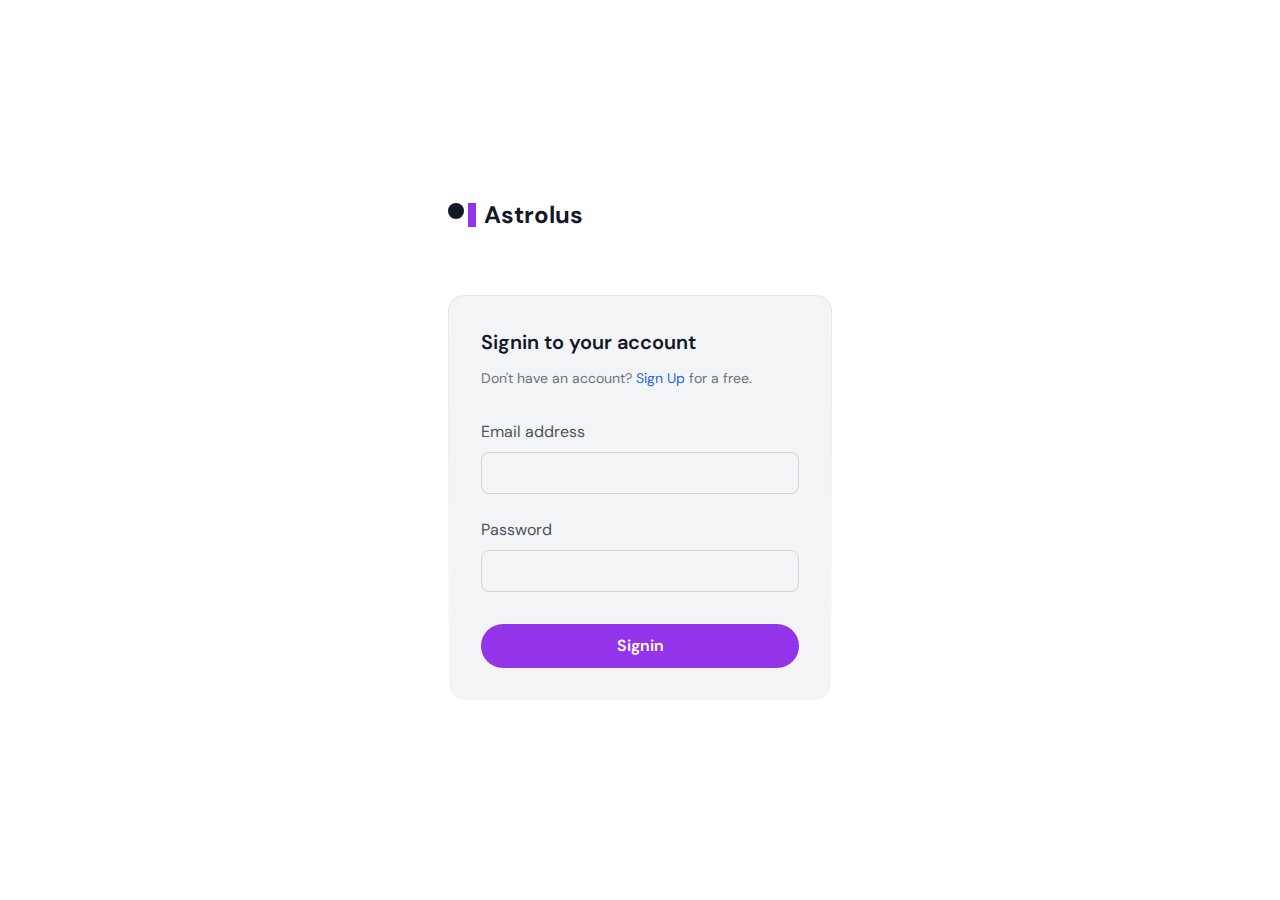
<file: pages/login.html>
<!DOCTYPE html>
<html lang="en" xmlns="http://www.w3.org/1999/html">
    
<head>
        <meta charset="UTF-8" />
        <meta name="viewport" content="width=device-width" />
        <link rel="icon" type="image/svg+xml" href="../assets/favicon-b71a8917.svg" />
        <meta name="description" content="Template built with tailwindcss using Tailus blocks v2" />
        <title>Astrolus Premium | Sign in</title>
        <link href="https://fonts.googleapis.com/css2?family=DM+Sans:wght@400;500;700&amp;display=swap" rel="stylesheet" />
      <script type="module" crossorigin src="../assets/faqs-d57fbe7f.js"></script>
      <link rel="stylesheet" href="../assets/faqs-b479fe92.css">
    </head>
    <body class="bg-white dark:bg-darker">
        <main class="flex min-h-screen flex-col justify-center">
            <div class="w-full py-6">
                <div class="mx-auto max-w-6xl px-6 md:px-12 lg:px-6 xl:px-0">
                    <div class="mx-auto sm:w-2/3 md:w-1/2 lg:w-1/3">
                        <div class="mb-16">
                            <a href="../index.html" aria-label="logo" class="flex items-center space-x-2">
                                <div aria-hidden="true" class="flex space-x-1">
                                    <div class="h-4 w-4 rounded-full bg-gray-900 dark:bg-white"></div>
                                    <div class="h-6 w-2 bg-primary"></div>
                                </div>
                                <span class="text-2xl font-bold text-gray-900 dark:text-white">Astrolus</span>
                            </a>
                        </div>

                        <div class="relative overflow-hidden rounded-2xl bg-gradient-to-b from-gray-200 to-white p-px dark:from-gray-700 dark:via-gray-800 dark:to-darker">
                            <div class="relative flex h-full flex-col gap-6 rounded-2xl bg-gray-100 p-8 dark:bg-gray-900">
                                <form action="#" class="space-y-8">
                                    <div>
                                        <h1 class="text-xl font-semibold text-gray-900 dark:text-white">Signin to your account</h1>
                                        <p class="mt-3 text-sm text-gray-500 dark:text-gray-300">
                                            Don't have an account?
                                            <a class="text-blue-600 dark:text-blue-400" href="register.html">Sign Up</a>
                                            for a free.
                                        </p>
                                    </div>
                                    <div class="space-y-6">
                                        <div>
                                            <label for="email" class="mb-2 block text-gray-600 dark:text-gray-300">Email address</label>
                                            <input type="email" name="email" id="email" autocomplete="user" class="peer block w-full rounded-lg border border-gray-300 bg-transparent px-4 py-2 text-gray-600 transition-shadow duration-300 invalid:ring-2 invalid:ring-red-400 focus:ring-2 dark:border-gray-700 dark:text-gray-300" />
                                            <span class="mt-1 hidden text-sm text-red-500 peer-invalid:block">Helper</span>
                                        </div>
                                        <div>
                                            <label for="password" class="mb-2 block text-gray-600 dark:text-gray-300">Password</label>
                                            <input type="password" name="password" id="password" autocomplete="password" class="peer block w-full rounded-lg border border-gray-300 bg-transparent px-4 py-2 text-gray-600 transition-shadow duration-300 invalid:ring-2 invalid:ring-red-400 focus:ring-2 dark:border-gray-700 dark:text-gray-300" />
                                            <span class="mt-1 hidden text-sm text-red-500 peer-invalid:block">Helper</span>
                                        </div>
                                    </div>
                                    <button id="btn-form" type="submit" class="before:bg-primary">
                                        <span class="text-white">Signin</span>
                                    </button>
                                </form>
                            </div>
                        </div>
                    </div>
                </div>
            </div>
        </main>

        
    </body>

</html>
</file>
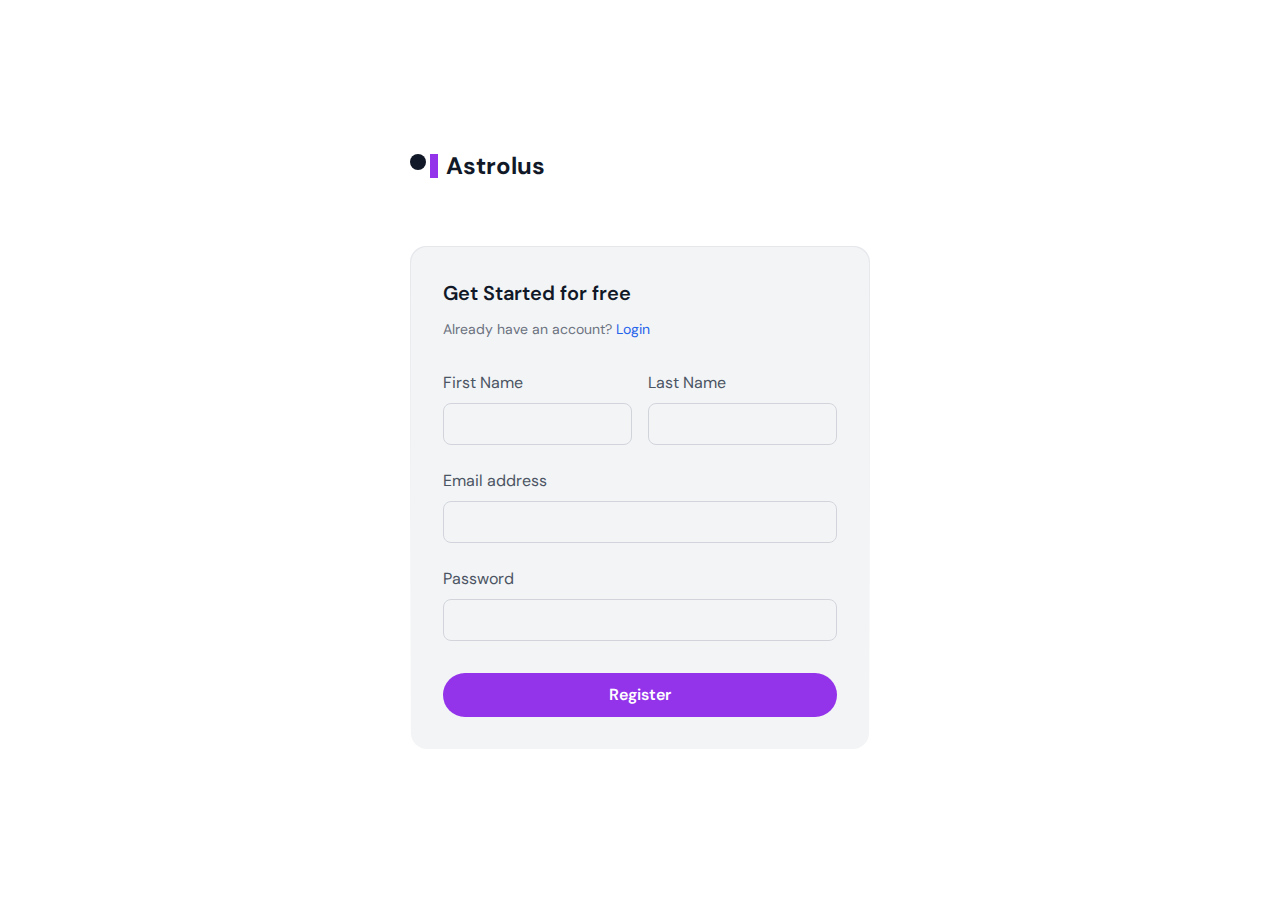
<file: pages/register.html>
<!DOCTYPE html>
<html lang="en">
    
<head>
        <meta charset="UTF-8" />
        <meta name="viewport" content="width=device-width" />
        <link rel="icon" type="image/svg+xml" href="../assets/favicon-b71a8917.svg" />
        <meta name="description" content="Template built with tailwindcss using Tailus blocks v2" />
        <title>Astrolus Premium | Register</title>
        <link href="https://fonts.googleapis.com/css2?family=DM+Sans:wght@400;500;700&amp;display=swap" rel="stylesheet" />
      <script type="module" crossorigin src="../assets/faqs-d57fbe7f.js"></script>
      <link rel="stylesheet" href="../assets/faqs-b479fe92.css">
    </head>
    <body class="bg-white dark:bg-darker">
        <main class="flex min-h-screen flex-col justify-center">
            <div class="w-full py-6">
                <div class="mx-auto max-w-6xl px-6 md:px-12 lg:px-6 xl:px-0">
                    <div class="sm:mx-auto sm:w-2/3 md:w-1/2 lg:w-2/5">
                        <div class="mb-16">
                            <a href="../index.html" aria-label="logo" class="flex items-center space-x-2">
                                <div aria-hidden="true" class="flex space-x-1">
                                    <div class="h-4 w-4 rounded-full bg-gray-900 dark:bg-white"></div>
                                    <div class="h-6 w-2 bg-primary"></div>
                                </div>
                                <span class="text-2xl font-bold text-gray-900 dark:text-white">Astrolus</span>
                            </a>
                        </div>

                        <div class="relative overflow-hidden rounded-2xl bg-gradient-to-b from-gray-200 to-white p-px dark:from-gray-700 dark:via-gray-800 dark:to-darker">
                            <div class="relative flex h-full flex-col gap-6 rounded-2xl bg-gray-100 p-8 dark:bg-gray-900">
                                <form action="#" class="space-y-8">
                                    <div>
                                        <h1 class="text-xl font-semibold text-gray-900 dark:text-white">Get Started for free</h1>
                                        <p class="mt-3 text-sm text-gray-500 dark:text-gray-300">
                                            Already have an account?
                                            <a class="text-blue-600 dark:text-blue-400" href="login.html">Login</a>
                                        </p>
                                    </div>
                                    <div class="space-y-6">
                                        <div class="grid gap-6 sm:grid-cols-2 sm:gap-4">
                                            <div>
                                                <label for="firstname" class="mb-2 block text-gray-600 dark:text-gray-300">First Name</label>
                                                <input type="text" name="firstname" id="firstname" autocomplete="user" class="peer block w-full rounded-lg border border-gray-300 bg-transparent px-4 py-2 text-gray-600 transition-shadow duration-300 invalid:ring-2 invalid:ring-red-400 focus:ring-2 dark:border-gray-700 dark:text-gray-300" />
                                                <span class="mt-1 hidden text-sm text-red-500 peer-invalid:block">Helper</span>
                                            </div>
                                            <div>
                                                <label for="lastname" class="mb-2 block text-gray-600 dark:text-gray-300">Last Name</label>
                                                <input type="text" name="lastname" id="lastname" autocomplete="user" class="peer block w-full rounded-lg border border-gray-300 bg-transparent px-4 py-2 text-gray-600 transition-shadow duration-300 invalid:ring-2 invalid:ring-red-400 focus:ring-2 dark:border-gray-700 dark:text-gray-300" />
                                                <span class="mt-1 hidden text-sm text-red-500 peer-invalid:block">Helper</span>
                                            </div>
                                        </div>
                                        <div>
                                            <label for="email" class="mb-2 block text-gray-600 dark:text-gray-300">Email address</label>
                                            <input type="email" name="email" id="email" autocomplete="user" class="peer block w-full rounded-lg border border-gray-300 bg-transparent px-4 py-2 text-gray-600 transition-shadow duration-300 invalid:ring-2 invalid:ring-red-400 focus:ring-2 dark:border-gray-700 dark:text-gray-300" />
                                            <span class="mt-1 hidden text-sm text-red-500 peer-invalid:block">Helper</span>
                                        </div>
                                        <div>
                                            <label for="password" class="mb-2 block text-gray-600 dark:text-gray-300">Password</label>
                                            <input type="password" name="password" id="password" autocomplete="password" class="peer block w-full rounded-lg border border-gray-300 bg-transparent px-4 py-2 text-gray-600 transition-shadow duration-300 invalid:ring-2 invalid:ring-red-400 focus:ring-2 dark:border-gray-700 dark:text-gray-300" />
                                            <span class="mt-1 hidden text-sm text-red-500 peer-invalid:block">Helper</span>
                                        </div>
                                    </div>
                                    <button id="btn-form" class="before:bg-primary" type="submit">
                                        <span class="text-white">Register</span>
                                    </button>
                                </form>
                            </div>
                        </div>
                    </div>
                </div>
            </div>
        </main>

        
    </body>

</html>
</file>
<file: assets/faqs-b479fe92.css>
*,:before,:after{box-sizing:border-box;border-width:0;border-style:solid;border-color:#e5e7eb}:before,:after{--tw-content: ""}html{line-height:1.5;-webkit-text-size-adjust:100%;-moz-tab-size:4;-o-tab-size:4;tab-size:4;font-family:ui-sans-serif,system-ui,-apple-system,BlinkMacSystemFont,Segoe UI,Roboto,Helvetica Neue,Arial,Noto Sans,sans-serif,"Apple Color Emoji","Segoe UI Emoji",Segoe UI Symbol,"Noto Color Emoji";font-feature-settings:normal}body{margin:0;line-height:inherit}hr{height:0;color:inherit;border-top-width:1px}abbr:where([title]){-webkit-text-decoration:underline dotted;text-decoration:underline dotted}h1,h2,h3,h4,h5,h6{font-size:inherit;font-weight:inherit}a{color:inherit;text-decoration:inherit}b,strong{font-weight:bolder}code,kbd,samp,pre{font-family:ui-monospace,SFMono-Regular,Menlo,Monaco,Consolas,Liberation Mono,Courier New,monospace;font-size:1em}small{font-size:80%}sub,sup{font-size:75%;line-height:0;position:relative;vertical-align:baseline}sub{bottom:-.25em}sup{top:-.5em}table{text-indent:0;border-color:inherit;border-collapse:collapse}button,input,optgroup,select,textarea{font-family:inherit;font-size:100%;font-weight:inherit;line-height:inherit;color:inherit;margin:0;padding:0}button,select{text-transform:none}button,[type=button],[type=reset],[type=submit]{-webkit-appearance:button;background-color:transparent;background-image:none}:-moz-focusring{outline:auto}:-moz-ui-invalid{box-shadow:none}progress{vertical-align:baseline}::-webkit-inner-spin-button,::-webkit-outer-spin-button{height:auto}[type=search]{-webkit-appearance:textfield;outline-offset:-2px}::-webkit-search-decoration{-webkit-appearance:none}::-webkit-file-upload-button{-webkit-appearance:button;font:inherit}summary{display:list-item}blockquote,dl,dd,h1,h2,h3,h4,h5,h6,hr,figure,p,pre{margin:0}fieldset{margin:0;padding:0}legend{padding:0}ol,ul,menu{list-style:none;margin:0;padding:0}textarea{resize:vertical}input::-moz-placeholder,textarea::-moz-placeholder{opacity:1;color:#9ca3af}input::placeholder,textarea::placeholder{opacity:1;color:#9ca3af}button,[role=button]{cursor:pointer}:disabled{cursor:default}img,svg,video,canvas,audio,iframe,embed,object{display:block;vertical-align:middle}img,video{max-width:100%;height:auto}[hidden]{display:none}*,:before,:after{--tw-border-spacing-x: 0;--tw-border-spacing-y: 0;--tw-translate-x: 0;--tw-translate-y: 0;--tw-rotate: 0;--tw-skew-x: 0;--tw-skew-y: 0;--tw-scale-x: 1;--tw-scale-y: 1;--tw-pan-x: ;--tw-pan-y: ;--tw-pinch-zoom: ;--tw-scroll-snap-strictness: proximity;--tw-ordinal: ;--tw-slashed-zero: ;--tw-numeric-figure: ;--tw-numeric-spacing: ;--tw-numeric-fraction: ;--tw-ring-inset: ;--tw-ring-offset-width: 0px;--tw-ring-offset-color: #fff;--tw-ring-color: rgb(59 130 246 / .5);--tw-ring-offset-shadow: 0 0 #0000;--tw-ring-shadow: 0 0 #0000;--tw-shadow: 0 0 #0000;--tw-shadow-colored: 0 0 #0000;--tw-blur: ;--tw-brightness: ;--tw-contrast: ;--tw-grayscale: ;--tw-hue-rotate: ;--tw-invert: ;--tw-saturate: ;--tw-sepia: ;--tw-drop-shadow: ;--tw-backdrop-blur: ;--tw-backdrop-brightness: ;--tw-backdrop-contrast: ;--tw-backdrop-grayscale: ;--tw-backdrop-hue-rotate: ;--tw-backdrop-invert: ;--tw-backdrop-opacity: ;--tw-backdrop-saturate: ;--tw-backdrop-sepia: }::-webkit-backdrop{--tw-border-spacing-x: 0;--tw-border-spacing-y: 0;--tw-translate-x: 0;--tw-translate-y: 0;--tw-rotate: 0;--tw-skew-x: 0;--tw-skew-y: 0;--tw-scale-x: 1;--tw-scale-y: 1;--tw-pan-x: ;--tw-pan-y: ;--tw-pinch-zoom: ;--tw-scroll-snap-strictness: proximity;--tw-ordinal: ;--tw-slashed-zero: ;--tw-numeric-figure: ;--tw-numeric-spacing: ;--tw-numeric-fraction: ;--tw-ring-inset: ;--tw-ring-offset-width: 0px;--tw-ring-offset-color: #fff;--tw-ring-color: rgb(59 130 246 / .5);--tw-ring-offset-shadow: 0 0 #0000;--tw-ring-shadow: 0 0 #0000;--tw-shadow: 0 0 #0000;--tw-shadow-colored: 0 0 #0000;--tw-blur: ;--tw-brightness: ;--tw-contrast: ;--tw-grayscale: ;--tw-hue-rotate: ;--tw-invert: ;--tw-saturate: ;--tw-sepia: ;--tw-drop-shadow: ;--tw-backdrop-blur: ;--tw-backdrop-brightness: ;--tw-backdrop-contrast: ;--tw-backdrop-grayscale: ;--tw-backdrop-hue-rotate: ;--tw-backdrop-invert: ;--tw-backdrop-opacity: ;--tw-backdrop-saturate: ;--tw-backdrop-sepia: }::backdrop{--tw-border-spacing-x: 0;--tw-border-spacing-y: 0;--tw-translate-x: 0;--tw-translate-y: 0;--tw-rotate: 0;--tw-skew-x: 0;--tw-skew-y: 0;--tw-scale-x: 1;--tw-scale-y: 1;--tw-pan-x: ;--tw-pan-y: ;--tw-pinch-zoom: ;--tw-scroll-snap-strictness: proximity;--tw-ordinal: ;--tw-slashed-zero: ;--tw-numeric-figure: ;--tw-numeric-spacing: ;--tw-numeric-fraction: ;--tw-ring-inset: ;--tw-ring-offset-width: 0px;--tw-ring-offset-color: #fff;--tw-ring-color: rgb(59 130 246 / .5);--tw-ring-offset-shadow: 0 0 #0000;--tw-ring-shadow: 0 0 #0000;--tw-shadow: 0 0 #0000;--tw-shadow-colored: 0 0 #0000;--tw-blur: ;--tw-brightness: ;--tw-contrast: ;--tw-grayscale: ;--tw-hue-rotate: ;--tw-invert: ;--tw-saturate: ;--tw-sepia: ;--tw-drop-shadow: ;--tw-backdrop-blur: ;--tw-backdrop-brightness: ;--tw-backdrop-contrast: ;--tw-backdrop-grayscale: ;--tw-backdrop-hue-rotate: ;--tw-backdrop-invert: ;--tw-backdrop-opacity: ;--tw-backdrop-saturate: ;--tw-backdrop-sepia: }.sr-only{position:absolute;width:1px;height:1px;padding:0;margin:-1px;overflow:hidden;clip:rect(0,0,0,0);white-space:nowrap;border-width:0}.visible{visibility:visible}.invisible{visibility:hidden}.fixed{position:fixed}.absolute{position:absolute}.relative{position:relative}.inset-0{top:0px;right:0px;bottom:0px;left:0px}.top-full{top:100%}.left-0{left:0px}.z-10{z-index:10}.z-20{z-index:20}.m-auto{margin:auto}.mx-auto{margin-left:auto;margin-right:auto}.my-12{margin-top:3rem;margin-bottom:3rem}.my-20{margin-top:5rem;margin-bottom:5rem}.-mr-6{margin-right:-1.5rem}.mt-2{margin-top:.5rem}.mt-12{margin-top:3rem}.mb-40{margin-bottom:10rem}.ml-auto{margin-left:auto}.mt-8{margin-top:2rem}.mt-20{margin-top:5rem}.-ml-6{margin-left:-1.5rem}.mt-4{margin-top:1rem}.mt-16{margin-top:4rem}.mt-3{margin-top:.75rem}.mb-6{margin-bottom:1.5rem}.ml-6{margin-left:1.5rem}.mb-16{margin-bottom:4rem}.mb-2{margin-bottom:.5rem}.mt-1{margin-top:.25rem}.block{display:block}.inline-block{display:inline-block}.flex{display:flex}.grid{display:grid}.hidden{display:none}.h-4{height:1rem}.h-6{height:1.5rem}.h-0\.5{height:.125rem}.h-0{height:0px}.h-screen{height:100vh}.h-9{height:2.25rem}.h-11{height:2.75rem}.h-full{height:100%}.h-8{height:2rem}.h-max{height:-webkit-max-content;height:-moz-max-content;height:max-content}.h-60{height:15rem}.h-72{height:18rem}.h-10{height:2.5rem}.h-12{height:3rem}.h-3\/5{height:60%}.h-56{height:14rem}.h-32{height:8rem}.h-7{height:1.75rem}.h-1{height:.25rem}.h-5{height:1.25rem}.max-h-10{max-height:2.5rem}.max-h-0{max-height:0px}.min-h-screen{min-height:100vh}.w-full{width:100%}.w-4{width:1rem}.w-2{width:.5rem}.w-5{width:1.25rem}.w-screen{width:100vw}.w-max{width:-webkit-max-content;width:-moz-max-content;width:max-content}.w-auto{width:auto}.w-16{width:4rem}.w-10{width:2.5rem}.w-6{width:1.5rem}.w-12{width:3rem}.w-5\/6{width:83.333333%}.w-3\/5{width:60%}.w-0{width:0px}.w-36{width:9rem}.max-w-6xl{max-width:72rem}.max-w-2xl{max-width:42rem}.origin-bottom{transform-origin:bottom}.origin-top-right{transform-origin:top right}.origin-top{transform-origin:top}.translate-y-1{--tw-translate-y: .25rem;transform:translate(var(--tw-translate-x),var(--tw-translate-y)) rotate(var(--tw-rotate)) skew(var(--tw-skew-x)) skewY(var(--tw-skew-y)) scaleX(var(--tw-scale-x)) scaleY(var(--tw-scale-y))}.rotate-0{--tw-rotate: 0deg;transform:translate(var(--tw-translate-x),var(--tw-translate-y)) rotate(var(--tw-rotate)) skew(var(--tw-skew-x)) skewY(var(--tw-skew-y)) scaleX(var(--tw-scale-x)) scaleY(var(--tw-scale-y))}.scale-100{--tw-scale-x: 1;--tw-scale-y: 1;transform:translate(var(--tw-translate-x),var(--tw-translate-y)) rotate(var(--tw-rotate)) skew(var(--tw-skew-x)) skewY(var(--tw-skew-y)) scaleX(var(--tw-scale-x)) scaleY(var(--tw-scale-y))}.scale-90{--tw-scale-x: .9;--tw-scale-y: .9;transform:translate(var(--tw-translate-x),var(--tw-translate-y)) rotate(var(--tw-rotate)) skew(var(--tw-skew-x)) skewY(var(--tw-skew-y)) scaleX(var(--tw-scale-x)) scaleY(var(--tw-scale-y))}.scale-95{--tw-scale-x: .95;--tw-scale-y: .95;transform:translate(var(--tw-translate-x),var(--tw-translate-y)) rotate(var(--tw-rotate)) skew(var(--tw-skew-x)) skewY(var(--tw-skew-y)) scaleX(var(--tw-scale-x)) scaleY(var(--tw-scale-y))}.scale-y-0{--tw-scale-y: 0;transform:translate(var(--tw-translate-x),var(--tw-translate-y)) rotate(var(--tw-rotate)) skew(var(--tw-skew-x)) skewY(var(--tw-skew-y)) scaleX(var(--tw-scale-x)) scaleY(var(--tw-scale-y))}.transform{transform:translate(var(--tw-translate-x),var(--tw-translate-y)) rotate(var(--tw-rotate)) skew(var(--tw-skew-x)) skewY(var(--tw-skew-y)) scaleX(var(--tw-scale-x)) scaleY(var(--tw-scale-y))}.list-outside{list-style-position:outside}.list-disc{list-style-type:disc}.grid-cols-2{grid-template-columns:repeat(2,minmax(0,1fr))}.flex-row-reverse{flex-direction:row-reverse}.flex-col{flex-direction:column}.flex-wrap{flex-wrap:wrap}.items-start{align-items:flex-start}.items-center{align-items:center}.justify-end{justify-content:flex-end}.justify-center{justify-content:center}.justify-between{justify-content:space-between}.gap-6{gap:1.5rem}.gap-12{gap:3rem}.gap-4{gap:1rem}.gap-0{gap:0px}.space-x-2>:not([hidden])~:not([hidden]){--tw-space-x-reverse: 0;margin-right:calc(.5rem * var(--tw-space-x-reverse));margin-left:calc(.5rem * calc(1 - var(--tw-space-x-reverse)))}.space-x-1>:not([hidden])~:not([hidden]){--tw-space-x-reverse: 0;margin-right:calc(.25rem * var(--tw-space-x-reverse));margin-left:calc(.25rem * calc(1 - var(--tw-space-x-reverse)))}.-space-x-52>:not([hidden])~:not([hidden]){--tw-space-x-reverse: 0;margin-right:calc(-13rem * var(--tw-space-x-reverse));margin-left:calc(-13rem * calc(1 - var(--tw-space-x-reverse)))}.space-y-12>:not([hidden])~:not([hidden]){--tw-space-y-reverse: 0;margin-top:calc(3rem * calc(1 - var(--tw-space-y-reverse)));margin-bottom:calc(3rem * var(--tw-space-y-reverse))}.space-y-4>:not([hidden])~:not([hidden]){--tw-space-y-reverse: 0;margin-top:calc(1rem * calc(1 - var(--tw-space-y-reverse)));margin-bottom:calc(1rem * var(--tw-space-y-reverse))}.space-y-6>:not([hidden])~:not([hidden]){--tw-space-y-reverse: 0;margin-top:calc(1.5rem * calc(1 - var(--tw-space-y-reverse)));margin-bottom:calc(1.5rem * var(--tw-space-y-reverse))}.space-y-0\.5>:not([hidden])~:not([hidden]){--tw-space-y-reverse: 0;margin-top:calc(.125rem * calc(1 - var(--tw-space-y-reverse)));margin-bottom:calc(.125rem * var(--tw-space-y-reverse))}.space-y-0>:not([hidden])~:not([hidden]){--tw-space-y-reverse: 0;margin-top:calc(0px * calc(1 - var(--tw-space-y-reverse)));margin-bottom:calc(0px * var(--tw-space-y-reverse))}.space-x-4>:not([hidden])~:not([hidden]){--tw-space-x-reverse: 0;margin-right:calc(1rem * var(--tw-space-x-reverse));margin-left:calc(1rem * calc(1 - var(--tw-space-x-reverse)))}.space-y-8>:not([hidden])~:not([hidden]){--tw-space-y-reverse: 0;margin-top:calc(2rem * calc(1 - var(--tw-space-y-reverse)));margin-bottom:calc(2rem * var(--tw-space-y-reverse))}.divide-y>:not([hidden])~:not([hidden]){--tw-divide-y-reverse: 0;border-top-width:calc(1px * calc(1 - var(--tw-divide-y-reverse)));border-bottom-width:calc(1px * var(--tw-divide-y-reverse))}.divide-gray-100>:not([hidden])~:not([hidden]){--tw-divide-opacity: 1;border-color:rgb(243 244 246 / var(--tw-divide-opacity))}.divide-gray-200>:not([hidden])~:not([hidden]){--tw-divide-opacity: 1;border-color:rgb(229 231 235 / var(--tw-divide-opacity))}.overflow-hidden{overflow:hidden}.rounded-full{border-radius:9999px}.rounded{border-radius:.25rem}.rounded-3xl{border-radius:1.5rem}.rounded-\[1\.25rem\]{border-radius:1.25rem}.rounded-2xl{border-radius:1rem}.rounded-lg{border-radius:.5rem}.border{border-width:1px}.border-y{border-top-width:1px;border-bottom-width:1px}.border-b{border-bottom-width:1px}.border-l-\[12px\]{border-left-width:12px}.border-r-\[12px\]{border-right-width:12px}.border-b-\[20px\]{border-bottom-width:20px}.border-black\/5{border-color:#0000000d}.border-gray-100{--tw-border-opacity: 1;border-color:rgb(243 244 246 / var(--tw-border-opacity))}.border-gray-200{--tw-border-opacity: 1;border-color:rgb(229 231 235 / var(--tw-border-opacity))}.border-transparent{border-color:transparent}.border-gray-300{--tw-border-opacity: 1;border-color:rgb(209 213 219 / var(--tw-border-opacity))}.border-b-gray-900{--tw-border-opacity: 1;border-bottom-color:rgb(17 24 39 / var(--tw-border-opacity))}.bg-white{--tw-bg-opacity: 1;background-color:rgb(255 255 255 / var(--tw-bg-opacity))}.bg-gray-900{--tw-bg-opacity: 1;background-color:rgb(17 24 39 / var(--tw-bg-opacity))}.bg-primary{--tw-bg-opacity: 1;background-color:rgb(147 51 234 / var(--tw-bg-opacity))}.bg-sky-900{--tw-bg-opacity: 1;background-color:rgb(12 74 110 / var(--tw-bg-opacity))}.bg-white\/70{background-color:#ffffffb3}.bg-gray-100{--tw-bg-opacity: 1;background-color:rgb(243 244 246 / var(--tw-bg-opacity))}.bg-transparent{background-color:transparent}.bg-gradient-to-br{background-image:linear-gradient(to bottom right,var(--tw-gradient-stops))}.bg-gradient-to-r{background-image:linear-gradient(to right,var(--tw-gradient-stops))}.bg-gradient-to-b{background-image:linear-gradient(to bottom,var(--tw-gradient-stops))}.from-primary{--tw-gradient-from: #9333EA;--tw-gradient-to: rgb(147 51 234 / 0);--tw-gradient-stops: var(--tw-gradient-from), var(--tw-gradient-to)}.from-cyan-400{--tw-gradient-from: #22d3ee;--tw-gradient-to: rgb(34 211 238 / 0);--tw-gradient-stops: var(--tw-gradient-from), var(--tw-gradient-to)}.from-gray-200{--tw-gradient-from: #e5e7eb;--tw-gradient-to: rgb(229 231 235 / 0);--tw-gradient-stops: var(--tw-gradient-from), var(--tw-gradient-to)}.from-transparent{--tw-gradient-from: transparent;--tw-gradient-to: rgb(0 0 0 / 0);--tw-gradient-stops: var(--tw-gradient-from), var(--tw-gradient-to)}.to-purple-400{--tw-gradient-to: #c084fc}.to-sky-300{--tw-gradient-to: #7dd3fc}.to-white{--tw-gradient-to: #fff}.to-primary{--tw-gradient-to: #9333EA}.to-gray-100{--tw-gradient-to: #f3f4f6}.object-cover{-o-object-fit:cover;object-fit:cover}.object-left{-o-object-position:left;object-position:left}.p-6{padding:1.5rem}.p-8{padding:2rem}.p-1{padding:.25rem}.p-px{padding:1px}.p-12{padding:3rem}.px-6{padding-left:1.5rem;padding-right:1.5rem}.py-2{padding-top:.5rem;padding-bottom:.5rem}.px-0{padding-left:0;padding-right:0}.px-4{padding-left:1rem;padding-right:1rem}.px-5{padding-left:1.25rem;padding-right:1.25rem}.py-16{padding-top:4rem;padding-bottom:4rem}.py-6{padding-top:1.5rem;padding-bottom:1.5rem}.py-12{padding-top:3rem;padding-bottom:3rem}.py-4{padding-top:1rem;padding-bottom:1rem}.px-3{padding-left:.75rem;padding-right:.75rem}.py-1\.5{padding-top:.375rem;padding-bottom:.375rem}.py-1{padding-top:.25rem;padding-bottom:.25rem}.pt-40{padding-top:10rem}.pt-32{padding-top:8rem}.pt-4{padding-top:1rem}.pr-12{padding-right:3rem}.pb-6{padding-bottom:1.5rem}.pl-4{padding-left:1rem}.text-left{text-align:left}.text-center{text-align:center}.text-2xl{font-size:1.5rem;line-height:2rem}.text-base{font-size:1rem;line-height:1.5rem}.text-sm{font-size:.875rem;line-height:1.25rem}.text-5xl{font-size:3rem;line-height:1}.text-lg{font-size:1.125rem;line-height:1.75rem}.text-3xl{font-size:1.875rem;line-height:2.25rem}.text-xl{font-size:1.25rem;line-height:1.75rem}.text-6xl{font-size:3.75rem;line-height:1}.text-4xl{font-size:2.25rem;line-height:2.5rem}.font-bold{font-weight:700}.font-semibold{font-weight:600}.font-black{font-weight:900}.font-medium{font-weight:500}.font-normal{font-weight:400}.font-thin{font-weight:100}.tracking-wide{letter-spacing:.025em}.tracking-wider{letter-spacing:.05em}.text-gray-900{--tw-text-opacity: 1;color:rgb(17 24 39 / var(--tw-text-opacity))}.text-gray-600{--tw-text-opacity: 1;color:rgb(75 85 99 / var(--tw-text-opacity))}.text-white{--tw-text-opacity: 1;color:rgb(255 255 255 / var(--tw-text-opacity))}.text-gray-700{--tw-text-opacity: 1;color:rgb(55 65 81 / var(--tw-text-opacity))}.text-primary{--tw-text-opacity: 1;color:rgb(147 51 234 / var(--tw-text-opacity))}.text-gray-800{--tw-text-opacity: 1;color:rgb(31 41 55 / var(--tw-text-opacity))}.text-gray-500{--tw-text-opacity: 1;color:rgb(107 114 128 / var(--tw-text-opacity))}.text-gray-400{--tw-text-opacity: 1;color:rgb(156 163 175 / var(--tw-text-opacity))}.text-blue-600{--tw-text-opacity: 1;color:rgb(37 99 235 / var(--tw-text-opacity))}.text-red-500{--tw-text-opacity: 1;color:rgb(239 68 68 / var(--tw-text-opacity))}.opacity-100{opacity:1}.opacity-0{opacity:0}.opacity-50{opacity:.5}.opacity-40{opacity:.4}.shadow-2xl{--tw-shadow: 0 25px 50px -12px rgb(0 0 0 / .25);--tw-shadow-colored: 0 25px 50px -12px var(--tw-shadow-color);box-shadow:var(--tw-ring-offset-shadow, 0 0 #0000),var(--tw-ring-shadow, 0 0 #0000),var(--tw-shadow)}.shadow-gray-600\/10{--tw-shadow-color: rgb(75 85 99 / .1);--tw-shadow: var(--tw-shadow-colored)}.shadow-gray-600\/20{--tw-shadow-color: rgb(75 85 99 / .2);--tw-shadow: var(--tw-shadow-colored)}.blur-3xl{--tw-blur: blur(64px);filter:var(--tw-blur) var(--tw-brightness) var(--tw-contrast) var(--tw-grayscale) var(--tw-hue-rotate) var(--tw-invert) var(--tw-saturate) var(--tw-sepia) var(--tw-drop-shadow)}.blur-\[106px\]{--tw-blur: blur(106px);filter:var(--tw-blur) var(--tw-brightness) var(--tw-contrast) var(--tw-grayscale) var(--tw-hue-rotate) var(--tw-invert) var(--tw-saturate) var(--tw-sepia) var(--tw-drop-shadow)}.brightness-75{--tw-brightness: brightness(.75);filter:var(--tw-blur) var(--tw-brightness) var(--tw-contrast) var(--tw-grayscale) var(--tw-hue-rotate) var(--tw-invert) var(--tw-saturate) var(--tw-sepia) var(--tw-drop-shadow)}.contrast-200{--tw-contrast: contrast(2);filter:var(--tw-blur) var(--tw-brightness) var(--tw-contrast) var(--tw-grayscale) var(--tw-hue-rotate) var(--tw-invert) var(--tw-saturate) var(--tw-sepia) var(--tw-drop-shadow)}.grayscale{--tw-grayscale: grayscale(100%);filter:var(--tw-blur) var(--tw-brightness) var(--tw-contrast) var(--tw-grayscale) var(--tw-hue-rotate) var(--tw-invert) var(--tw-saturate) var(--tw-sepia) var(--tw-drop-shadow)}.backdrop-blur-2xl{--tw-backdrop-blur: blur(40px);-webkit-backdrop-filter:var(--tw-backdrop-blur) var(--tw-backdrop-brightness) var(--tw-backdrop-contrast) var(--tw-backdrop-grayscale) var(--tw-backdrop-hue-rotate) var(--tw-backdrop-invert) var(--tw-backdrop-opacity) var(--tw-backdrop-saturate) var(--tw-backdrop-sepia);backdrop-filter:var(--tw-backdrop-blur) var(--tw-backdrop-brightness) var(--tw-backdrop-contrast) var(--tw-backdrop-grayscale) var(--tw-backdrop-hue-rotate) var(--tw-backdrop-invert) var(--tw-backdrop-opacity) var(--tw-backdrop-saturate) var(--tw-backdrop-sepia)}.transition{transition-property:color,background-color,border-color,fill,stroke,opacity,box-shadow,transform,filter,-webkit-text-decoration-color,-webkit-backdrop-filter;transition-property:color,background-color,border-color,text-decoration-color,fill,stroke,opacity,box-shadow,transform,filter,backdrop-filter;transition-property:color,background-color,border-color,text-decoration-color,fill,stroke,opacity,box-shadow,transform,filter,backdrop-filter,-webkit-text-decoration-color,-webkit-backdrop-filter;transition-timing-function:cubic-bezier(.4,0,.2,1);transition-duration:.15s}.transition-all{transition-property:all;transition-timing-function:cubic-bezier(.4,0,.2,1);transition-duration:.15s}.transition-shadow{transition-property:box-shadow;transition-timing-function:cubic-bezier(.4,0,.2,1);transition-duration:.15s}.duration-300{transition-duration:.3s}.duration-500{transition-duration:.5s}.ease-in-out{transition-timing-function:cubic-bezier(.4,0,.2,1)}:root{scroll-behavior:smooth}body{margin:0;overflow-x:hidden;font-family:DM Sans,sans-serif}.toggled div:first-child{--tw-translate-y: .375rem;--tw-rotate: 45deg;transform:translate(var(--tw-translate-x),var(--tw-translate-y)) rotate(var(--tw-rotate)) skew(var(--tw-skew-x)) skewY(var(--tw-skew-y)) scaleX(var(--tw-scale-x)) scaleY(var(--tw-scale-y))}.toggled div:last-child{--tw-translate-y: -.25rem;--tw-rotate: -45deg;transform:translate(var(--tw-translate-x),var(--tw-translate-y)) rotate(var(--tw-rotate)) skew(var(--tw-skew-x)) skewY(var(--tw-skew-y)) scaleX(var(--tw-scale-x)) scaleY(var(--tw-scale-y))}#btn-form{position:relative;display:flex;height:2.75rem;width:100%;align-items:center;justify-content:center;padding-left:1.25rem;padding-right:1.25rem}#btn-form:before{position:absolute;top:0px;right:0px;bottom:0px;left:0px;border-radius:9999px;transition-property:color,background-color,border-color,fill,stroke,opacity,box-shadow,transform,filter,-webkit-text-decoration-color,-webkit-backdrop-filter;transition-property:color,background-color,border-color,text-decoration-color,fill,stroke,opacity,box-shadow,transform,filter,backdrop-filter;transition-property:color,background-color,border-color,text-decoration-color,fill,stroke,opacity,box-shadow,transform,filter,backdrop-filter,-webkit-text-decoration-color,-webkit-backdrop-filter;transition-timing-function:cubic-bezier(.4,0,.2,1);content:var(--tw-content);transition-duration:.3s}#btn-form:hover:before{content:var(--tw-content);--tw-scale-x: 1.05;--tw-scale-y: 1.05;transform:translate(var(--tw-translate-x),var(--tw-translate-y)) rotate(var(--tw-rotate)) skew(var(--tw-skew-x)) skewY(var(--tw-skew-y)) scaleX(var(--tw-scale-x)) scaleY(var(--tw-scale-y))}#btn-form:active{transition-duration:75ms}#btn-form:active:before{content:var(--tw-content);--tw-scale-x: .95;--tw-scale-y: .95;transform:translate(var(--tw-translate-x),var(--tw-translate-y)) rotate(var(--tw-rotate)) skew(var(--tw-skew-x)) skewY(var(--tw-skew-y)) scaleX(var(--tw-scale-x)) scaleY(var(--tw-scale-y))}#btn-form span{position:relative;width:-webkit-max-content;width:-moz-max-content;width:max-content;font-size:1rem;line-height:1.5rem;font-weight:600}#toggle_nav:checked~div #hamburger #line{--tw-translate-y: .375rem;--tw-rotate: 45deg;transform:translate(var(--tw-translate-x),var(--tw-translate-y)) rotate(var(--tw-rotate)) skew(var(--tw-skew-x)) skewY(var(--tw-skew-y)) scaleX(var(--tw-scale-x)) scaleY(var(--tw-scale-y))}#toggle_nav:checked~div #hamburger #line2{--tw-translate-y: -.25rem;--tw-rotate: -45deg;transform:translate(var(--tw-translate-x),var(--tw-translate-y)) rotate(var(--tw-rotate)) skew(var(--tw-skew-x)) skewY(var(--tw-skew-y)) scaleX(var(--tw-scale-x)) scaleY(var(--tw-scale-y))}.before\:absolute:before{content:var(--tw-content);position:absolute}.before\:inset-0:before{content:var(--tw-content);top:0px;right:0px;bottom:0px;left:0px}.before\:rounded-full:before{content:var(--tw-content);border-radius:9999px}.before\:border:before{content:var(--tw-content);border-width:1px}.before\:border-transparent:before{content:var(--tw-content);border-color:transparent}.before\:bg-primary:before{content:var(--tw-content);--tw-bg-opacity: 1;background-color:rgb(147 51 234 / var(--tw-bg-opacity))}.before\:bg-primary\/10:before{content:var(--tw-content);background-color:#9333ea1a}.before\:transition:before{content:var(--tw-content);transition-property:color,background-color,border-color,fill,stroke,opacity,box-shadow,transform,filter,-webkit-text-decoration-color,-webkit-backdrop-filter;transition-property:color,background-color,border-color,text-decoration-color,fill,stroke,opacity,box-shadow,transform,filter,backdrop-filter;transition-property:color,background-color,border-color,text-decoration-color,fill,stroke,opacity,box-shadow,transform,filter,backdrop-filter,-webkit-text-decoration-color,-webkit-backdrop-filter;transition-timing-function:cubic-bezier(.4,0,.2,1);transition-duration:.15s}.before\:duration-300:before{content:var(--tw-content);transition-duration:.3s}.invalid\:ring-2:invalid{--tw-ring-offset-shadow: var(--tw-ring-inset) 0 0 0 var(--tw-ring-offset-width) var(--tw-ring-offset-color);--tw-ring-shadow: var(--tw-ring-inset) 0 0 0 calc(2px + var(--tw-ring-offset-width)) var(--tw-ring-color);box-shadow:var(--tw-ring-offset-shadow),var(--tw-ring-shadow),var(--tw-shadow, 0 0 #0000)}.invalid\:ring-red-400:invalid{--tw-ring-opacity: 1;--tw-ring-color: rgb(248 113 113 / var(--tw-ring-opacity))}.hover\:bg-white:hover{--tw-bg-opacity: 1;background-color:rgb(255 255 255 / var(--tw-bg-opacity))}.hover\:bg-gray-50:hover{--tw-bg-opacity: 1;background-color:rgb(249 250 251 / var(--tw-bg-opacity))}.hover\:text-primary:hover{--tw-text-opacity: 1;color:rgb(147 51 234 / var(--tw-text-opacity))}.hover\:text-gray-600:hover{--tw-text-opacity: 1;color:rgb(75 85 99 / var(--tw-text-opacity))}.hover\:shadow-2xl:hover{--tw-shadow: 0 25px 50px -12px rgb(0 0 0 / .25);--tw-shadow-colored: 0 25px 50px -12px var(--tw-shadow-color);box-shadow:var(--tw-ring-offset-shadow, 0 0 #0000),var(--tw-ring-shadow, 0 0 #0000),var(--tw-shadow)}.hover\:shadow-gray-600\/10:hover{--tw-shadow-color: rgb(75 85 99 / .1);--tw-shadow: var(--tw-shadow-colored)}.hover\:before\:scale-105:hover:before{content:var(--tw-content);--tw-scale-x: 1.05;--tw-scale-y: 1.05;transform:translate(var(--tw-translate-x),var(--tw-translate-y)) rotate(var(--tw-rotate)) skew(var(--tw-skew-x)) skewY(var(--tw-skew-y)) scaleX(var(--tw-scale-x)) scaleY(var(--tw-scale-y))}.focus\:ring-2:focus{--tw-ring-offset-shadow: var(--tw-ring-inset) 0 0 0 var(--tw-ring-offset-width) var(--tw-ring-offset-color);--tw-ring-shadow: var(--tw-ring-inset) 0 0 0 calc(2px + var(--tw-ring-offset-width)) var(--tw-ring-color);box-shadow:var(--tw-ring-offset-shadow),var(--tw-ring-shadow),var(--tw-shadow, 0 0 #0000)}.active\:duration-75:active{transition-duration:75ms}.active\:before\:scale-95:active:before{content:var(--tw-content);--tw-scale-x: .95;--tw-scale-y: .95;transform:translate(var(--tw-translate-x),var(--tw-translate-y)) rotate(var(--tw-rotate)) skew(var(--tw-skew-x)) skewY(var(--tw-skew-y)) scaleX(var(--tw-scale-x)) scaleY(var(--tw-scale-y))}.peer:checked~.peer-checked\:visible{visibility:visible}.peer:checked~.peer-checked\:origin-top{transform-origin:top}.peer:checked~.peer-checked\:scale-100{--tw-scale-x: 1;--tw-scale-y: 1;transform:translate(var(--tw-translate-x),var(--tw-translate-y)) rotate(var(--tw-rotate)) skew(var(--tw-skew-x)) skewY(var(--tw-skew-y)) scaleX(var(--tw-scale-x)) scaleY(var(--tw-scale-y))}.peer:checked~.peer-checked\:scale-y-100{--tw-scale-y: 1;transform:translate(var(--tw-translate-x),var(--tw-translate-y)) rotate(var(--tw-rotate)) skew(var(--tw-skew-x)) skewY(var(--tw-skew-y)) scaleX(var(--tw-scale-x)) scaleY(var(--tw-scale-y))}.peer:checked~.peer-checked\:opacity-100{opacity:1}.peer:invalid~.peer-invalid\:block{display:block}@media (prefers-color-scheme: dark){.dark\:block{display:block}.dark\:hidden{display:none}.dark\:divide-gray-800>:not([hidden])~:not([hidden]){--tw-divide-opacity: 1;border-color:rgb(31 41 55 / var(--tw-divide-opacity))}.dark\:border-white\/5{border-color:#ffffff0d}.dark\:border-gray-700{--tw-border-opacity: 1;border-color:rgb(55 65 81 / var(--tw-border-opacity))}.dark\:border-gray-800{--tw-border-opacity: 1;border-color:rgb(31 41 55 / var(--tw-border-opacity))}.dark\:border-gray-900{--tw-border-opacity: 1;border-color:rgb(17 24 39 / var(--tw-border-opacity))}.dark\:border-white\/10{border-color:#ffffff1a}.dark\:border-b-white{--tw-border-opacity: 1;border-bottom-color:rgb(255 255 255 / var(--tw-border-opacity))}.dark\:bg-darker{--tw-bg-opacity: 1;background-color:rgb(9 14 26 / var(--tw-bg-opacity))}.dark\:bg-white{--tw-bg-opacity: 1;background-color:rgb(255 255 255 / var(--tw-bg-opacity))}.dark\:bg-gray-300{--tw-bg-opacity: 1;background-color:rgb(209 213 219 / var(--tw-bg-opacity))}.dark\:bg-gray-900\/70{background-color:#111827b3}.dark\:bg-gray-800{--tw-bg-opacity: 1;background-color:rgb(31 41 55 / var(--tw-bg-opacity))}.dark\:bg-gray-800\/50{background-color:#1f293780}.dark\:bg-gray-900{--tw-bg-opacity: 1;background-color:rgb(17 24 39 / var(--tw-bg-opacity))}.dark\:from-blue-700{--tw-gradient-from: #1d4ed8;--tw-gradient-to: rgb(29 78 216 / 0);--tw-gradient-stops: var(--tw-gradient-from), var(--tw-gradient-to)}.dark\:from-transparent{--tw-gradient-from: transparent;--tw-gradient-to: rgb(0 0 0 / 0);--tw-gradient-stops: var(--tw-gradient-from), var(--tw-gradient-to)}.dark\:from-gray-700{--tw-gradient-from: #374151;--tw-gradient-to: rgb(55 65 81 / 0);--tw-gradient-stops: var(--tw-gradient-from), var(--tw-gradient-to)}.dark\:via-gray-800{--tw-gradient-to: rgb(31 41 55 / 0);--tw-gradient-stops: var(--tw-gradient-from), #1f2937, var(--tw-gradient-to)}.dark\:to-indigo-600{--tw-gradient-to: #4f46e5}.dark\:to-darker{--tw-gradient-to: #090E1A}.dark\:to-gray-900{--tw-gradient-to: #111827}.dark\:text-white{--tw-text-opacity: 1;color:rgb(255 255 255 / var(--tw-text-opacity))}.dark\:text-gray-200{--tw-text-opacity: 1;color:rgb(229 231 235 / var(--tw-text-opacity))}.dark\:text-gray-100{--tw-text-opacity: 1;color:rgb(243 244 246 / var(--tw-text-opacity))}.dark\:text-gray-300{--tw-text-opacity: 1;color:rgb(209 213 219 / var(--tw-text-opacity))}.dark\:text-gray-400{--tw-text-opacity: 1;color:rgb(156 163 175 / var(--tw-text-opacity))}.dark\:text-blue-300{--tw-text-opacity: 1;color:rgb(147 197 253 / var(--tw-text-opacity))}.dark\:text-blue-400{--tw-text-opacity: 1;color:rgb(96 165 250 / var(--tw-text-opacity))}.dark\:opacity-70{opacity:.7}.dark\:opacity-60{opacity:.6}.dark\:opacity-80{opacity:.8}.dark\:shadow-none{--tw-shadow: 0 0 #0000;--tw-shadow-colored: 0 0 #0000;box-shadow:var(--tw-ring-offset-shadow, 0 0 #0000),var(--tw-ring-shadow, 0 0 #0000),var(--tw-shadow)}.dark\:brightness-200{--tw-brightness: brightness(2);filter:var(--tw-blur) var(--tw-brightness) var(--tw-contrast) var(--tw-grayscale) var(--tw-hue-rotate) var(--tw-invert) var(--tw-saturate) var(--tw-sepia) var(--tw-drop-shadow)}.dark\:contrast-0{--tw-contrast: contrast(0);filter:var(--tw-blur) var(--tw-brightness) var(--tw-contrast) var(--tw-grayscale) var(--tw-hue-rotate) var(--tw-invert) var(--tw-saturate) var(--tw-sepia) var(--tw-drop-shadow)}.dark\:before\:border-gray-700:before{content:var(--tw-content);--tw-border-opacity: 1;border-color:rgb(55 65 81 / var(--tw-border-opacity))}.dark\:before\:bg-gray-800:before{content:var(--tw-content);--tw-bg-opacity: 1;background-color:rgb(31 41 55 / var(--tw-bg-opacity))}.dark\:hover\:bg-gray-700\/60:hover{background-color:#37415199}.dark\:hover\:bg-gray-800\/60:hover{background-color:#1f293799}.dark\:hover\:text-white:hover{--tw-text-opacity: 1;color:rgb(255 255 255 / var(--tw-text-opacity))}.dark\:hover\:shadow-none:hover{--tw-shadow: 0 0 #0000;--tw-shadow-colored: 0 0 #0000;box-shadow:var(--tw-ring-offset-shadow, 0 0 #0000),var(--tw-ring-shadow, 0 0 #0000),var(--tw-shadow)}}@media (min-width: 640px){.sm\:mx-auto{margin-left:auto;margin-right:auto}.sm\:mb-0{margin-bottom:0}.sm\:hidden{display:none}.sm\:w-max{width:-webkit-max-content;width:-moz-max-content;width:max-content}.sm\:w-2\/5{width:40%}.sm\:w-4\/5{width:80%}.sm\:w-2\/3{width:66.666667%}.sm\:grid-cols-2{grid-template-columns:repeat(2,minmax(0,1fr))}.sm\:justify-between{justify-content:space-between}.sm\:gap-6{gap:1.5rem}.sm\:gap-8{gap:2rem}.sm\:gap-4{gap:1rem}.sm\:px-12{padding-left:3rem;padding-right:3rem}}@media (min-width: 768px){.md\:my-32{margin-top:8rem;margin-bottom:8rem}.md\:mt-0{margin-top:0}.md\:-mr-72{margin-right:-18rem}.md\:mt-32{margin-top:8rem}.md\:mt-20{margin-top:5rem}.md\:flex{display:flex}.md\:w-2\/3{width:66.666667%}.md\:w-2\/5{width:40%}.md\:w-3\/5{width:60%}.md\:w-1\/2{width:50%}.md\:w-full{width:100%}.md\:w-5\/12{width:41.666667%}.md\:w-7\/12{width:58.333333%}.md\:flex-row{flex-direction:row}.md\:items-center{align-items:center}.md\:justify-start{justify-content:flex-start}.md\:gap-0{gap:0px}.md\:gap-6{gap:1.5rem}.md\:divide-y-0>:not([hidden])~:not([hidden]){--tw-divide-y-reverse: 0;border-top-width:calc(0px * calc(1 - var(--tw-divide-y-reverse)));border-bottom-width:calc(0px * var(--tw-divide-y-reverse))}.md\:divide-x>:not([hidden])~:not([hidden]){--tw-divide-x-reverse: 0;border-right-width:calc(1px * var(--tw-divide-x-reverse));border-left-width:calc(1px * calc(1 - var(--tw-divide-x-reverse)))}.md\:px-12{padding-left:3rem;padding-right:3rem}.md\:py-4{padding-top:1rem;padding-bottom:1rem}.md\:px-0{padding-left:0;padding-right:0}.md\:px-4{padding-left:1rem;padding-right:1rem}.md\:pt-44{padding-top:11rem}.md\:pt-20{padding-top:5rem}.md\:pl-12{padding-left:3rem}.md\:text-left{text-align:left}.md\:text-6xl{font-size:3.75rem;line-height:1}.md\:text-4xl{font-size:2.25rem;line-height:2.5rem}.md\:text-3xl{font-size:1.875rem;line-height:2.25rem}}@media (min-width: 1024px){.lg\:visible{visibility:visible}.lg\:relative{position:relative}.lg\:my-auto{margin-top:auto;margin-bottom:auto}.lg\:mt-0{margin-top:0}.lg\:mr-0{margin-right:0}.lg\:mt-20{margin-top:5rem}.lg\:block{display:block}.lg\:flex{display:flex}.lg\:hidden{display:none}.lg\:h-14{height:3.5rem}.lg\:h-10{height:2.5rem}.lg\:h-12{height:3rem}.lg\:h-8{height:2rem}.lg\:w-max{width:-webkit-max-content;width:-moz-max-content;width:max-content}.lg\:w-7\/12{width:58.333333%}.lg\:w-auto{width:auto}.lg\:w-1\/2{width:50%}.lg\:w-3\/5{width:60%}.lg\:w-\[47\%\]{width:47%}.lg\:w-8\/12{width:66.666667%}.lg\:w-5\/12{width:41.666667%}.lg\:w-1\/3{width:33.333333%}.lg\:w-2\/5{width:40%}.lg\:translate-y-0{--tw-translate-y: 0px;transform:translate(var(--tw-translate-x),var(--tw-translate-y)) rotate(var(--tw-rotate)) skew(var(--tw-skew-x)) skewY(var(--tw-skew-y)) scaleX(var(--tw-scale-x)) scaleY(var(--tw-scale-y))}.lg\:scale-100{--tw-scale-x: 1;--tw-scale-y: 1;transform:translate(var(--tw-translate-x),var(--tw-translate-y)) rotate(var(--tw-rotate)) skew(var(--tw-skew-x)) skewY(var(--tw-skew-y)) scaleX(var(--tw-scale-x)) scaleY(var(--tw-scale-y))}.lg\:grid-cols-2{grid-template-columns:repeat(2,minmax(0,1fr))}.lg\:grid-cols-3{grid-template-columns:repeat(3,minmax(0,1fr))}.lg\:flex-row{flex-direction:row}.lg\:items-center{align-items:center}.lg\:justify-end{justify-content:flex-end}.lg\:justify-center{justify-content:center}.lg\:gap-0{gap:0px}.lg\:gap-24{gap:6rem}.lg\:gap-12{gap:3rem}.lg\:space-y-0>:not([hidden])~:not([hidden]){--tw-space-y-reverse: 0;margin-top:calc(0px * calc(1 - var(--tw-space-y-reverse)));margin-bottom:calc(0px * var(--tw-space-y-reverse))}.lg\:overflow-auto{overflow:auto}.lg\:border-none{border-style:none}.lg\:border-transparent{border-color:transparent}.lg\:bg-transparent{background-color:transparent}.lg\:p-0{padding:0}.lg\:px-6{padding-left:1.5rem;padding-right:1.5rem}.lg\:py-8{padding-top:2rem;padding-bottom:2rem}.lg\:pr-4{padding-right:1rem}.lg\:pt-0{padding-top:0}.lg\:pl-12{padding-left:3rem}.lg\:text-left{text-align:left}.lg\:text-sm{font-size:.875rem;line-height:1.25rem}.lg\:text-5xl{font-size:3rem;line-height:1}.lg\:text-4xl{font-size:2.25rem;line-height:2.5rem}.lg\:font-thin{font-weight:100}.lg\:opacity-100{opacity:1}.lg\:shadow-none{--tw-shadow: 0 0 #0000;--tw-shadow-colored: 0 0 #0000;box-shadow:var(--tw-ring-offset-shadow, 0 0 #0000),var(--tw-ring-shadow, 0 0 #0000),var(--tw-shadow)}.peer:checked~.lg\:peer-checked\:translate-y-0{--tw-translate-y: 0px;transform:translate(var(--tw-translate-x),var(--tw-translate-y)) rotate(var(--tw-rotate)) skew(var(--tw-skew-x)) skewY(var(--tw-skew-y)) scaleX(var(--tw-scale-x)) scaleY(var(--tw-scale-y))}}@media (min-width: 1280px){.xl\:mt-16{margin-top:4rem}.xl\:w-7\/12{width:58.333333%}.xl\:px-0{padding-left:0;padding-right:0}.xl\:pt-36{padding-top:9rem}.xl\:text-7xl{font-size:4.5rem;line-height:1}}@media (min-width: 1536px){.\32xl\:mx-auto{margin-left:auto;margin-right:auto}.\32xl\:max-w-6xl{max-width:72rem}}
</file>
